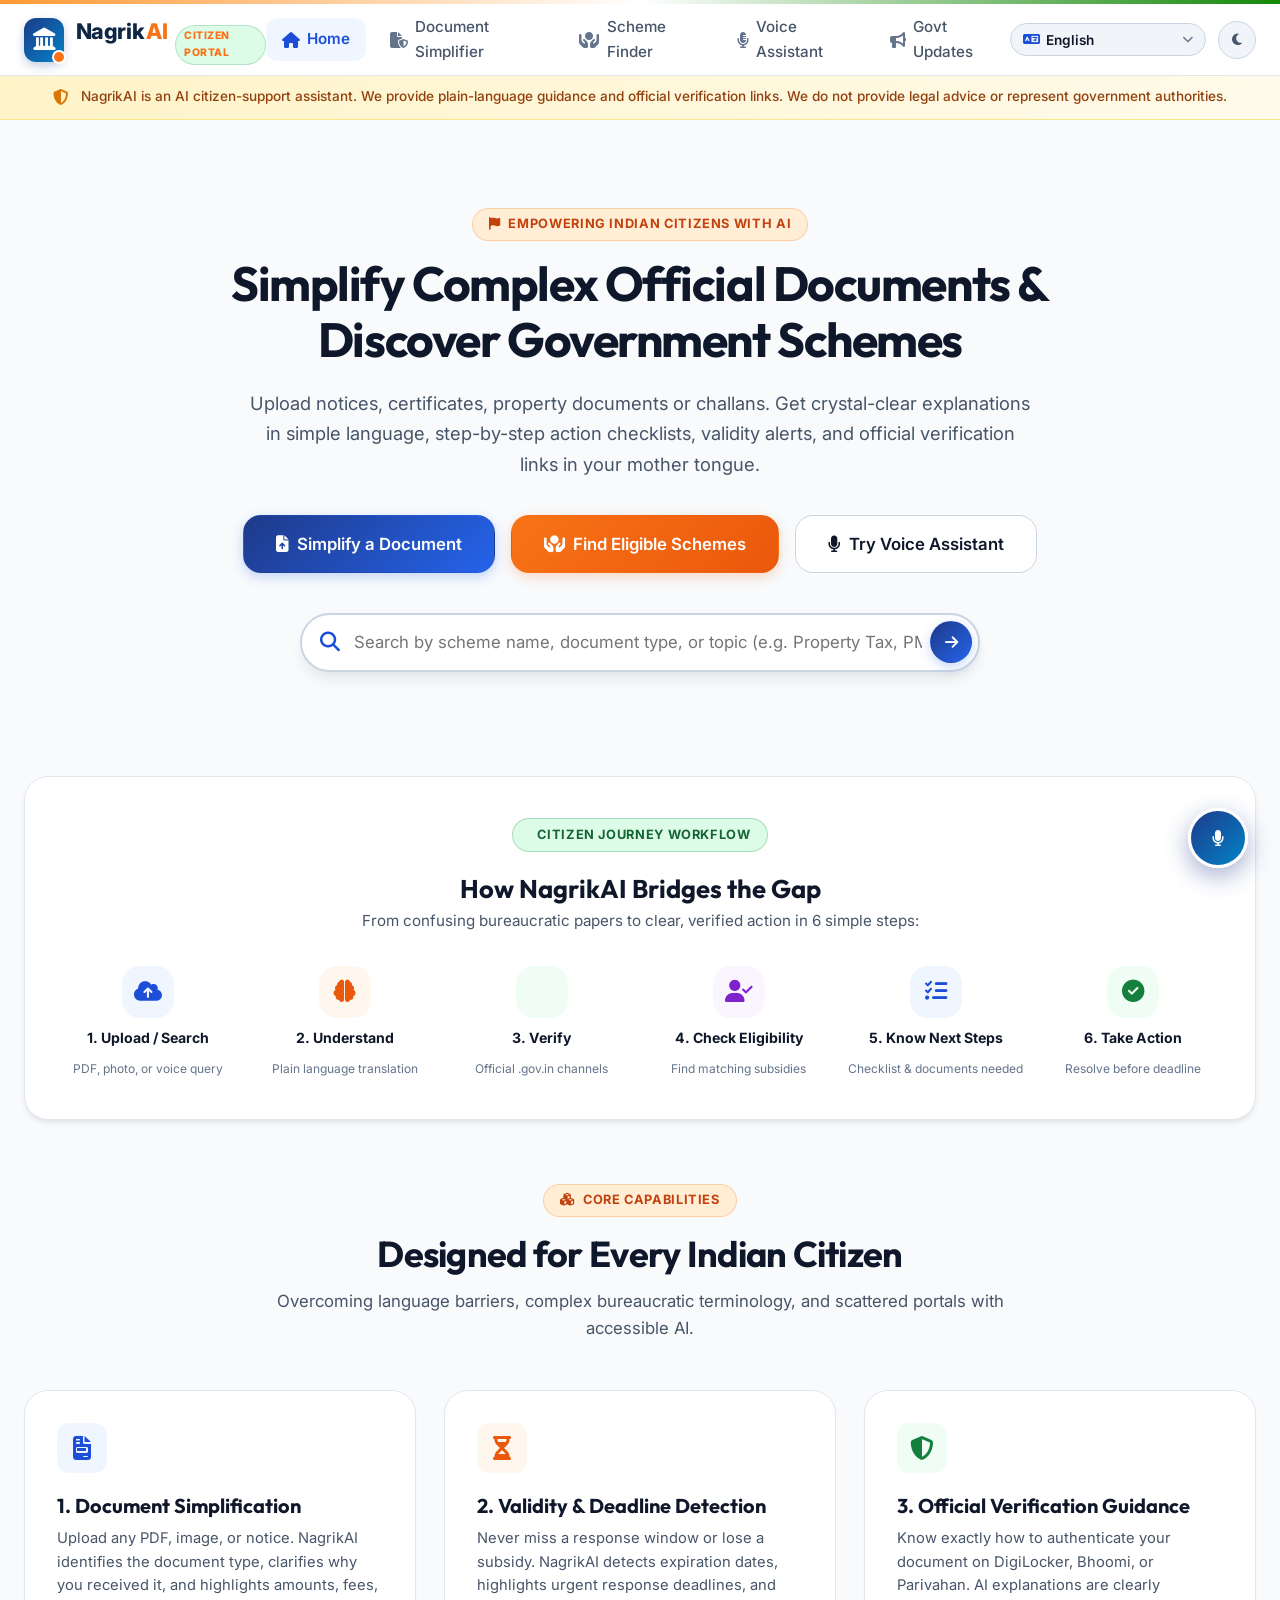
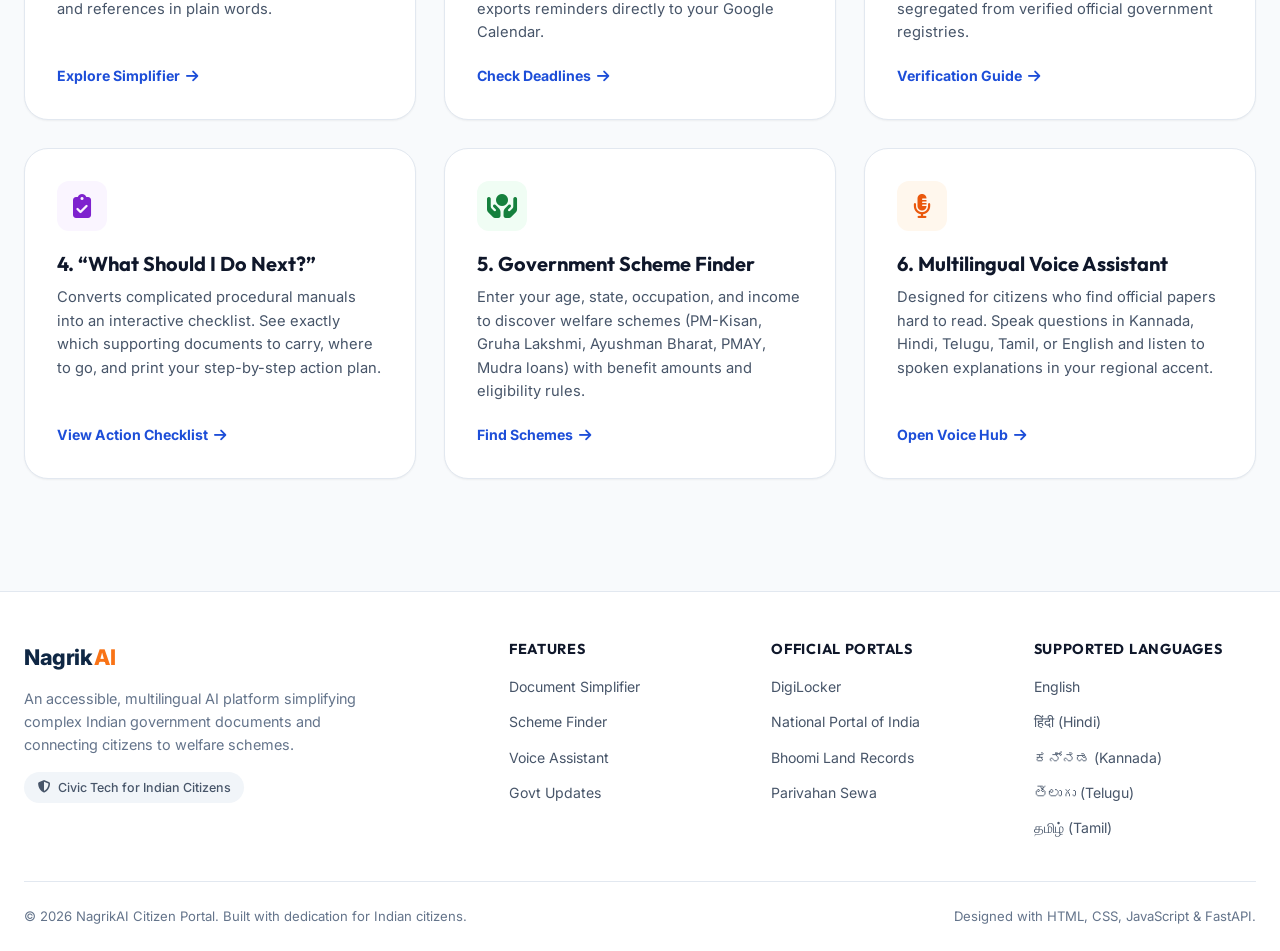
<file: frontend/index.html>
<!DOCTYPE html>
<html lang="en">
<head>
  <meta charset="UTF-8">
  <meta name="viewport" content="width=device-width, initial-scale=1.0">
  <title>NagrikAI | AI-Powered Multilingual Citizen Assistance Platform</title>
  <meta name="description" content="NagrikAI simplifies complex Indian government and official documents in Kannada, Hindi, Telugu, Tamil, and English. Find eligible welfare schemes, action checklists, and verification channels.">
  
  <link rel="preconnect" href="https://fonts.googleapis.com">
  <link rel="preconnect" href="https://fonts.gstatic.com" crossorigin>
  <link href="https://fonts.googleapis.com/css2?family=Inter:wght@400;500;600;700&family=Outfit:wght@500;600;700;800&family=Noto+Sans+Kannada:wght@400;600;700&family=Noto+Sans+Devanagari:wght@400;600;700&display=swap" rel="stylesheet">
  
  <link rel="stylesheet" href="https://cdnjs.cloudflare.com/ajax/libs/font-awesome/6.5.1/css/all.min.css">
  <link rel="stylesheet" href="css/style.css">
  <style>
    /* Hero Styles */
    .hero-section {
      padding: 3.5rem 0 3rem;
      text-align: center;
      max-width: 900px;
      margin: 0 auto;
    }

    .hero-title {
      font-size: 3rem;
      letter-spacing: -0.03em;
      margin-bottom: 1.25rem;
      line-height: 1.18;
    }

    .hero-title span.highlight-saffron {
      color: #ea580c;
    }

    .hero-title span.highlight-navy {
      color: var(--primary-blue);
    }

    .hero-desc {
      font-size: 1.15rem;
      color: var(--text-secondary);
      line-height: 1.65;
      margin-bottom: 2.25rem;
      max-width: 780px;
      margin-left: auto;
      margin-right: auto;
    }

    .hero-buttons {
      display: flex;
      justify-content: center;
      gap: 1rem;
      flex-wrap: wrap;
      margin-bottom: 2.5rem;
    }

    /* Quick Search Bar */
    .hero-search-wrapper {
      max-width: 680px;
      margin: 0 auto;
      position: relative;
    }

    .hero-search-bar {
      width: 100%;
      padding: 1.1rem 3.5rem 1.1rem 3.25rem;
      border-radius: var(--radius-full);
      border: 2px solid var(--border-medium);
      background: var(--bg-card);
      color: var(--text-primary);
      font-size: 1.05rem;
      box-shadow: var(--shadow-lg);
      outline: none;
      transition: all var(--transition-fast);
    }

    .hero-search-bar:focus {
      border-color: var(--primary-blue);
      box-shadow: 0 10px 25px rgba(37, 99, 235, 0.2);
    }

    .search-icon-prefix {
      position: absolute;
      left: 1.25rem;
      top: 50%;
      transform: translateY(-50%);
      color: var(--primary-blue);
      font-size: 1.25rem;
      pointer-events: none;
    }

    .search-btn-suffix {
      position: absolute;
      right: 0.5rem;
      top: 50%;
      transform: translateY(-50%);
      border-radius: var(--radius-full);
      width: 42px;
      height: 42px;
      padding: 0;
    }

    /* Solution Workflow Bar */
    .solution-flow-card {
      background: var(--bg-card);
      border: 1px solid var(--border-light);
      border-radius: var(--radius-xl);
      padding: 2.5rem 2rem;
      margin: 3.5rem 0;
      box-shadow: var(--shadow-md);
      text-align: center;
    }

    .flow-steps-grid {
      display: grid;
      grid-template-columns: repeat(auto-fit, minmax(140px, 1fr));
      gap: 1rem;
      margin-top: 2rem;
      position: relative;
    }

    .flow-step-item {
      display: flex;
      flex-direction: column;
      align-items: center;
      gap: 0.6rem;
      position: relative;
    }

    .flow-step-icon {
      width: 52px;
      height: 52px;
      border-radius: var(--radius-lg);
      background: var(--primary-surface);
      color: var(--primary-blue);
      display: flex;
      align-items: center;
      justify-content: center;
      font-size: 1.4rem;
      transition: transform var(--transition-fast);
    }

    .flow-step-item:hover .flow-step-icon {
      transform: scale(1.1);
      background: var(--primary-navy);
      color: white;
    }

    .flow-step-title {
      font-size: 0.88rem;
      font-weight: 700;
      color: var(--text-primary);
    }

    .flow-step-sub {
      font-size: 0.75rem;
      color: var(--text-muted);
      text-align: center;
    }

    /* Feature Grid */
    .features-grid {
      display: grid;
      grid-template-columns: repeat(auto-fit, minmax(320px, 1fr));
      gap: 1.75rem;
      margin: 3rem 0;
    }

    .feature-card {
      background: var(--bg-card);
      border: 1px solid var(--border-light);
      border-radius: var(--radius-xl);
      padding: 2rem;
      box-shadow: var(--shadow-sm);
      display: flex;
      flex-direction: column;
      justify-content: space-between;
      transition: all var(--transition-normal);
    }

    .feature-card:hover {
      transform: translateY(-4px);
      box-shadow: var(--shadow-lg);
      border-color: rgba(37, 99, 235, 0.3);
    }

    .feature-card-icon {
      width: 50px;
      height: 50px;
      border-radius: var(--radius-md);
      display: flex;
      align-items: center;
      justify-content: center;
      font-size: 1.5rem;
      margin-bottom: 1.25rem;
    }

    .icon-blue { background: #eff6ff; color: #1d4ed8; }
    .icon-saffron { background: #fff7ed; color: #ea580c; }
    .icon-green { background: #f0fdf4; color: #15803d; }
    .icon-purple { background: #faf5ff; color: #7e22ce; }

    .feature-card h3 {
      font-size: 1.25rem;
      margin-bottom: 0.6rem;
    }

    .feature-card p {
      font-size: 0.92rem;
      color: var(--text-secondary);
      line-height: 1.6;
      margin-bottom: 1.25rem;
    }

    .feature-link {
      font-size: 0.88rem;
      font-weight: 700;
      display: inline-flex;
      align-items: center;
      gap: 0.4rem;
    }

    @media (max-width: 768px) {
      .hero-title {
        font-size: 2.2rem;
      }
    }
  </style>
</head>
<body>
  <div class="civic-ribbon"></div>

  <header class="navbar">
    <div class="nav-container">
      <a href="index.html" class="brand-link">
        <div class="brand-logo-badge">
          <i class="fa-solid fa-landmark"></i>
        </div>
        <div class="brand-name">
          Nagrik<span>AI</span>
          <span class="brand-badge" data-i18n="nav_badge">Citizen Portal</span>
        </div>
      </a>

      <nav>
        <ul class="nav-links" id="navLinks">
          <li><a href="index.html" class="nav-link active"><i class="fa-solid fa-house"></i> <span data-i18n="nav_home">Home</span></a></li>
          <li><a href="simplify.html" class="nav-link"><i class="fa-solid fa-file-shield"></i> <span data-i18n="nav_simplify">Document Simplifier</span></a></li>
          <li><a href="schemes.html" class="nav-link"><i class="fa-solid fa-hands-holding-circle"></i> <span data-i18n="nav_schemes">Scheme Finder</span></a></li>
          <li><a href="voice.html" class="nav-link"><i class="fa-solid fa-microphone-lines"></i> <span data-i18n="nav_voice">Voice Assistant</span></a></li>
          <li><a href="updates.html" class="nav-link"><i class="fa-solid fa-bullhorn"></i> <span data-i18n="nav_updates">Govt Updates</span></a></li>
        </ul>
      </nav>

      <div class="nav-actions">
        <div class="lang-selector-wrapper">
          <i class="fa-solid fa-language lang-icon-prefix"></i>
          <select class="lang-select" id="globalLangSelect" aria-label="Select Language">
            <option value="en">English</option>
            <option value="hi">हिंदी (Hindi)</option>
            <option value="kn">ಕನ್ನಡ (Kannada)</option>
            <option value="te">తెలుగు (Telugu)</option>
            <option value="ta">தமிழ் (Tamil)</option>
          </select>
          <i class="fa-solid fa-chevron-down lang-icon-caret"></i>
        </div>

        <button class="theme-toggle-btn" id="themeToggleBtn" aria-label="Toggle theme">
          <i class="fa-solid fa-moon" id="themeIcon"></i>
        </button>

        <button class="mobile-menu-toggle" id="mobileMenuBtn" aria-label="Open menu">
          <i class="fa-solid fa-bars"></i>
        </button>
      </div>
    </div>
  </header>

  <div class="trust-banner">
    <i class="fa-solid fa-shield-halved"></i>
    <span data-i18n="trust_disclaimer">NagrikAI is an AI citizen-support assistant. We provide plain-language guidance and official verification links. We do not provide legal advice or represent government authorities.</span>
  </div>

  <main class="main-wrapper">
    <!-- Hero Section -->
    <section class="hero-section">
      <span class="section-pill saffron">
        <i class="fa-solid fa-flag text-saffron"></i> <span data-i18n="hero_pill">Empowering Indian Citizens with AI</span>
      </span>

      <h1 class="hero-title" data-i18n="hero_title">
        Simplify Complex Official Documents & Discover Government Schemes
      </h1>

      <p class="hero-desc" data-i18n="hero_desc">
        Upload notices, certificates, property documents or challans. Get crystal-clear explanations in simple language, step-by-step action checklists, validity alerts, and official verification links in your mother tongue.
      </p>

      <div class="hero-buttons">
        <a href="simplify.html" class="btn btn-primary btn-lg">
          <i class="fa-solid fa-file-arrow-up"></i> <span data-i18n="hero_btn_upload">Simplify a Document</span>
        </a>
        <a href="schemes.html" class="btn btn-saffron btn-lg">
          <i class="fa-solid fa-hands-holding-circle"></i> <span data-i18n="hero_btn_schemes">Find Eligible Schemes</span>
        </a>
        <a href="voice.html" class="btn btn-outline btn-lg">
          <i class="fa-solid fa-microphone"></i> <span data-i18n="hero_btn_voice">Try Voice Assistant</span>
        </a>
      </div>

      <!-- Quick Search Bar -->
      <div class="hero-search-wrapper">
        <i class="fa-solid fa-magnifying-glass search-icon-prefix"></i>
        <input type="text" id="homeSearchBar" class="hero-search-bar" placeholder="Search by scheme name, document type, or topic (e.g. Property Tax, PM-Kisan, RTC, Caste)...">
        <button type="button" class="btn btn-primary btn-icon-round search-btn-suffix" onclick="handleHomeSearch()">
          <i class="fa-solid fa-arrow-right"></i>
        </button>
      </div>
    </section>

    <!-- Overall Solution Workflow Bar -->
    <div class="solution-flow-card">
      <span class="section-pill green"><i class="fa-solid fa-arrow-progress"></i> Citizen Journey Workflow</span>
      <h2 style="font-size: 1.6rem; margin-top: 0.5rem;">How NagrikAI Bridges the Gap</h2>
      <p style="color: var(--text-secondary); font-size: 0.95rem; margin-top: 0.25rem;">
        From confusing bureaucratic papers to clear, verified action in 6 simple steps:
      </p>

      <div class="flow-steps-grid">
        <div class="flow-step-item">
          <div class="flow-step-icon icon-blue"><i class="fa-solid fa-cloud-arrow-up"></i></div>
          <div class="flow-step-title">1. Upload / Search</div>
          <div class="flow-step-sub">PDF, photo, or voice query</div>
        </div>

        <div class="flow-step-item">
          <div class="flow-step-icon icon-saffron"><i class="fa-solid fa-brain"></i></div>
          <div class="flow-step-title">2. Understand</div>
          <div class="flow-step-sub">Plain language translation</div>
        </div>

        <div class="flow-step-item">
          <div class="flow-step-icon icon-green"><i class="fa-solid fa-shield-check"></i></div>
          <div class="flow-step-title">3. Verify</div>
          <div class="flow-step-sub">Official .gov.in channels</div>
        </div>

        <div class="flow-step-item">
          <div class="flow-step-icon icon-purple"><i class="fa-solid fa-user-check"></i></div>
          <div class="flow-step-title">4. Check Eligibility</div>
          <div class="flow-step-sub">Find matching subsidies</div>
        </div>

        <div class="flow-step-item">
          <div class="flow-step-icon icon-blue"><i class="fa-solid fa-list-check"></i></div>
          <div class="flow-step-title">5. Know Next Steps</div>
          <div class="flow-step-sub">Checklist & documents needed</div>
        </div>

        <div class="flow-step-item">
          <div class="flow-step-icon icon-green"><i class="fa-solid fa-circle-check"></i></div>
          <div class="flow-step-title">6. Take Action</div>
          <div class="flow-step-sub">Resolve before deadline</div>
        </div>
      </div>
    </div>

    <!-- Key Platform Features Grid -->
    <div style="margin-top: 4rem;">
      <div class="section-header">
        <span class="section-pill saffron"><i class="fa-solid fa-cubes"></i> Core Capabilities</span>
        <h2 class="section-title">Designed for Every Indian Citizen</h2>
        <p class="section-subtitle">
          Overcoming language barriers, complex bureaucratic terminology, and scattered portals with accessible AI.
        </p>
      </div>

      <div class="features-grid">
        <!-- Feature 1 -->
        <div class="feature-card">
          <div>
            <div class="feature-card-icon icon-blue"><i class="fa-solid fa-file-invoice"></i></div>
            <h3>1. Document Simplification</h3>
            <p>Upload any PDF, image, or notice. NagrikAI identifies the document type, clarifies why you received it, and highlights amounts, fees, and references in plain words.</p>
          </div>
          <a href="simplify.html" class="feature-link">Explore Simplifier <i class="fa-solid fa-arrow-right"></i></a>
        </div>

        <!-- Feature 2 -->
        <div class="feature-card">
          <div>
            <div class="feature-card-icon icon-saffron"><i class="fa-solid fa-hourglass-half"></i></div>
            <h3>2. Validity & Deadline Detection</h3>
            <p>Never miss a response window or lose a subsidy. NagrikAI detects expiration dates, highlights urgent response deadlines, and exports reminders directly to your Google Calendar.</p>
          </div>
          <a href="simplify.html#tab-deadlines" class="feature-link">Check Deadlines <i class="fa-solid fa-arrow-right"></i></a>
        </div>

        <!-- Feature 3 -->
        <div class="feature-card">
          <div>
            <div class="feature-card-icon icon-green"><i class="fa-solid fa-shield-halved"></i></div>
            <h3>3. Official Verification Guidance</h3>
            <p>Know exactly how to authenticate your document on DigiLocker, Bhoomi, or Parivahan. AI explanations are clearly segregated from verified official government registries.</p>
          </div>
          <a href="updates.html" class="feature-link">Verification Guide <i class="fa-solid fa-arrow-right"></i></a>
        </div>

        <!-- Feature 4 -->
        <div class="feature-card">
          <div>
            <div class="feature-card-icon icon-purple"><i class="fa-solid fa-clipboard-check"></i></div>
            <h3>4. “What Should I Do Next?”</h3>
            <p>Converts complicated procedural manuals into an interactive checklist. See exactly which supporting documents to carry, where to go, and print your step-by-step action plan.</p>
          </div>
          <a href="simplify.html#tab-actions" class="feature-link">View Action Checklist <i class="fa-solid fa-arrow-right"></i></a>
        </div>

        <!-- Feature 5 -->
        <div class="feature-card">
          <div>
            <div class="feature-card-icon icon-green"><i class="fa-solid fa-hands-holding-circle"></i></div>
            <h3>5. Government Scheme Finder</h3>
            <p>Enter your age, state, occupation, and income to discover welfare schemes (PM-Kisan, Gruha Lakshmi, Ayushman Bharat, PMAY, Mudra loans) with benefit amounts and eligibility rules.</p>
          </div>
          <a href="schemes.html" class="feature-link">Find Schemes <i class="fa-solid fa-arrow-right"></i></a>
        </div>

        <!-- Feature 6 -->
        <div class="feature-card">
          <div>
            <div class="feature-card-icon icon-saffron"><i class="fa-solid fa-microphone-lines"></i></div>
            <h3>6. Multilingual Voice Assistant</h3>
            <p>Designed for citizens who find official papers hard to read. Speak questions in Kannada, Hindi, Telugu, Tamil, or English and listen to spoken explanations in your regional accent.</p>
          </div>
          <a href="voice.html" class="feature-link">Open Voice Hub <i class="fa-solid fa-arrow-right"></i></a>
        </div>
      </div>
    </div>
  </main>

  <a href="voice.html" class="floating-voice-btn" aria-label="Open Voice Assistant">
    <i class="fa-solid fa-microphone"></i>
    <span class="voice-tooltip" data-i18n="hero_btn_voice">Try Voice Assistant</span>
  </a>

  <footer class="footer">
    <div class="footer-inner">
      <div class="footer-brand">
        <div class="brand-name">
          Nagrik<span>AI</span>
        </div>
        <p>An accessible, multilingual AI platform simplifying complex Indian government documents and connecting citizens to welfare schemes.</p>
        <div style="margin-top: 1rem;">
          <span class="official-emblem-badge"><i class="fa-solid fa-shield-halved text-green"></i> Civic Tech for Indian Citizens</span>
        </div>
      </div>

      <div>
        <h4 class="footer-heading">Features</h4>
        <ul class="footer-links">
          <li><a href="simplify.html">Document Simplifier</a></li>
          <li><a href="schemes.html">Scheme Finder</a></li>
          <li><a href="voice.html">Voice Assistant</a></li>
          <li><a href="updates.html">Govt Updates</a></li>
        </ul>
      </div>

      <div>
        <h4 class="footer-heading">Official Portals</h4>
        <ul class="footer-links">
          <li><a href="https://www.digilocker.gov.in/" target="_blank">DigiLocker</a></li>
          <li><a href="https://www.india.gov.in/" target="_blank">National Portal of India</a></li>
          <li><a href="https://landrecords.karnataka.gov.in/" target="_blank">Bhoomi Land Records</a></li>
          <li><a href="https://parivahan.gov.in/" target="_blank">Parivahan Sewa</a></li>
        </ul>
      </div>

      <div>
        <h4 class="footer-heading">Supported Languages</h4>
        <ul class="footer-links">
          <li><a href="javascript:void(0)" onclick="setLanguage('en')">English</a></li>
          <li><a href="javascript:void(0)" onclick="setLanguage('hi')">हिंदी (Hindi)</a></li>
          <li><a href="javascript:void(0)" onclick="setLanguage('kn')">ಕನ್ನಡ (Kannada)</a></li>
          <li><a href="javascript:void(0)" onclick="setLanguage('te')">తెలుగు (Telugu)</a></li>
          <li><a href="javascript:void(0)" onclick="setLanguage('ta')">தமிழ் (Tamil)</a></li>
        </ul>
      </div>
    </div>

    <div class="footer-bottom">
      <div>&copy; 2026 NagrikAI Citizen Portal. Built with dedication for Indian citizens.</div>
      <div>Designed with HTML, CSS, JavaScript & FastAPI.</div>
    </div>
  </footer>

  <script src="js/config.js"></script>
  <script src="js/i18n.js"></script>
  <script src="js/main.js"></script>
  <script>
    function handleHomeSearch() {
      const query = document.getElementById("homeSearchBar")?.value.trim().toLowerCase();
      if (!query) return;

      if (query.includes("tax") || query.includes("notice") || query.includes("rtc") || query.includes("land") || query.includes("caste") || query.includes("challan")) {
        window.location.href = `simplify.html?q=${encodeURIComponent(query)}`;
      } else {
        window.location.href = `schemes.html?q=${encodeURIComponent(query)}`;
      }
    }

    document.getElementById("homeSearchBar")?.addEventListener("keydown", (e) => {
      if (e.key === "Enter") handleHomeSearch();
    });
  </script>
</body>
</html>
</file>
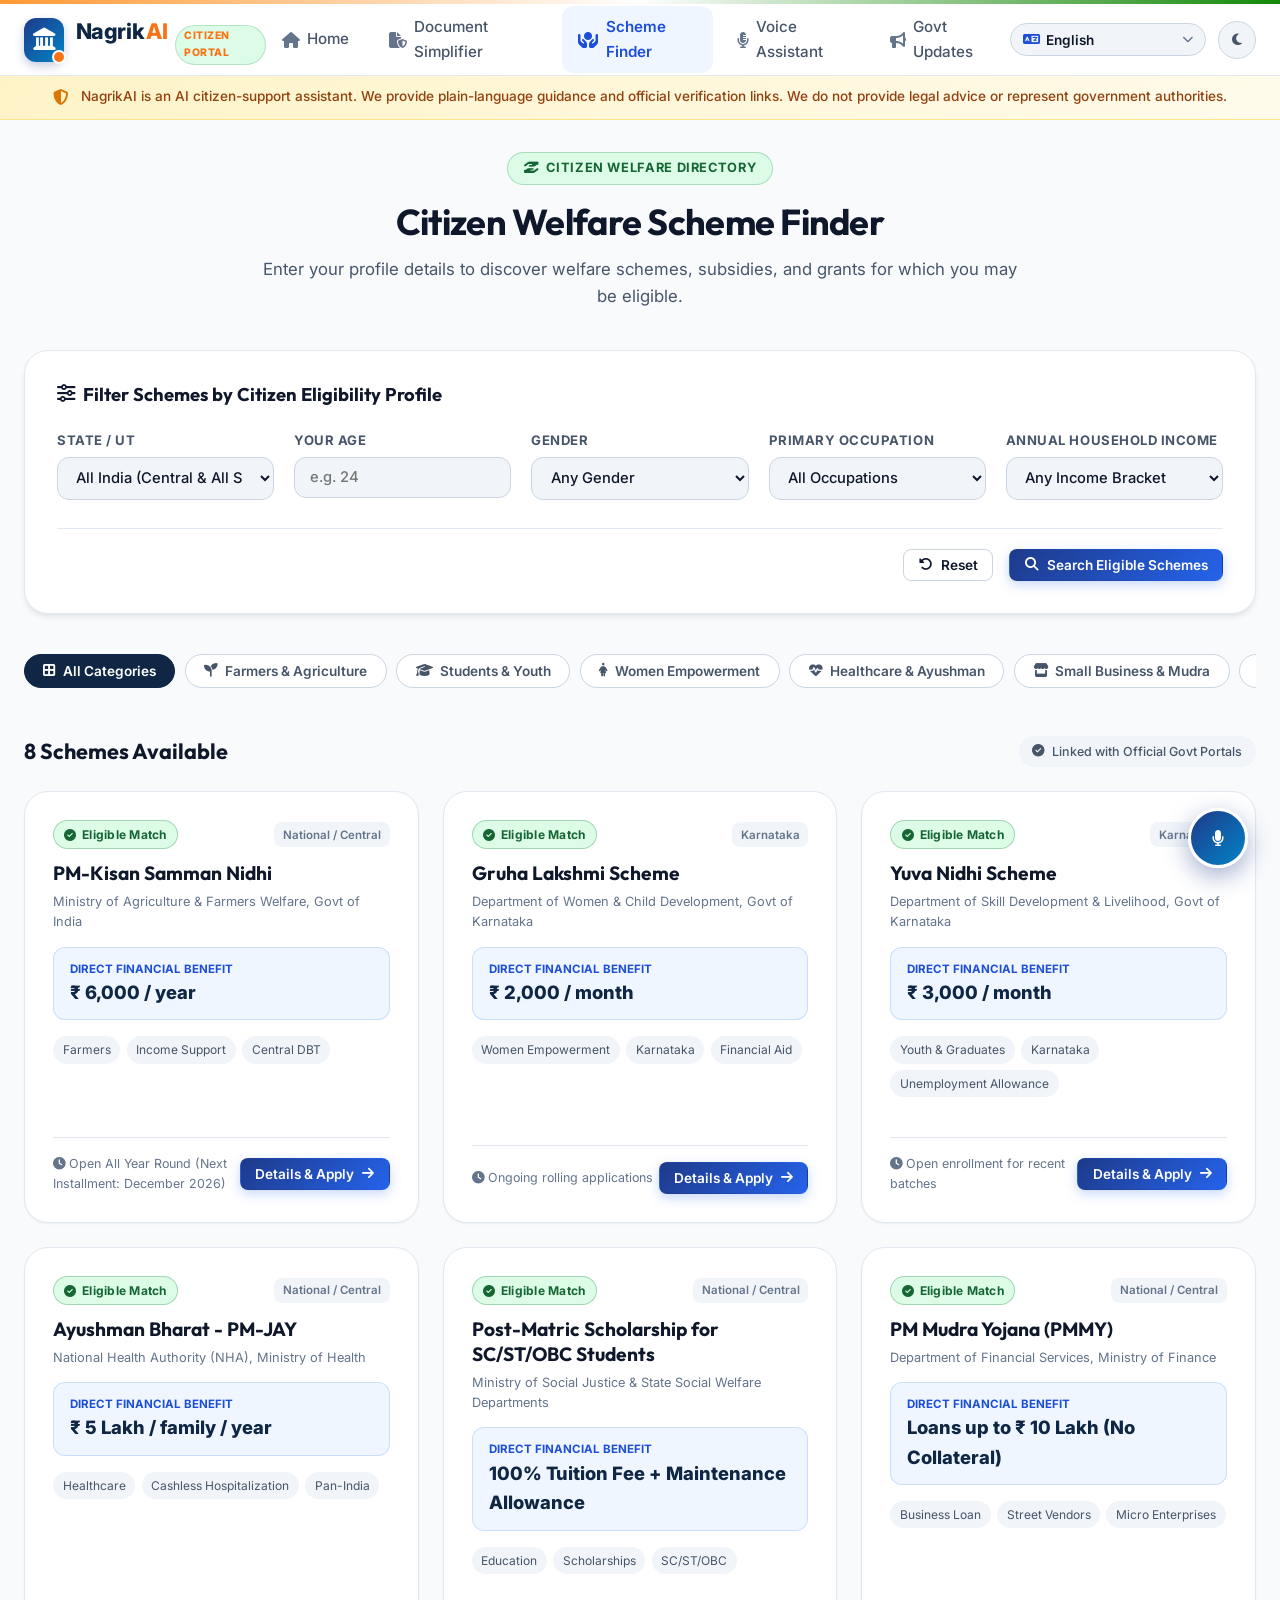
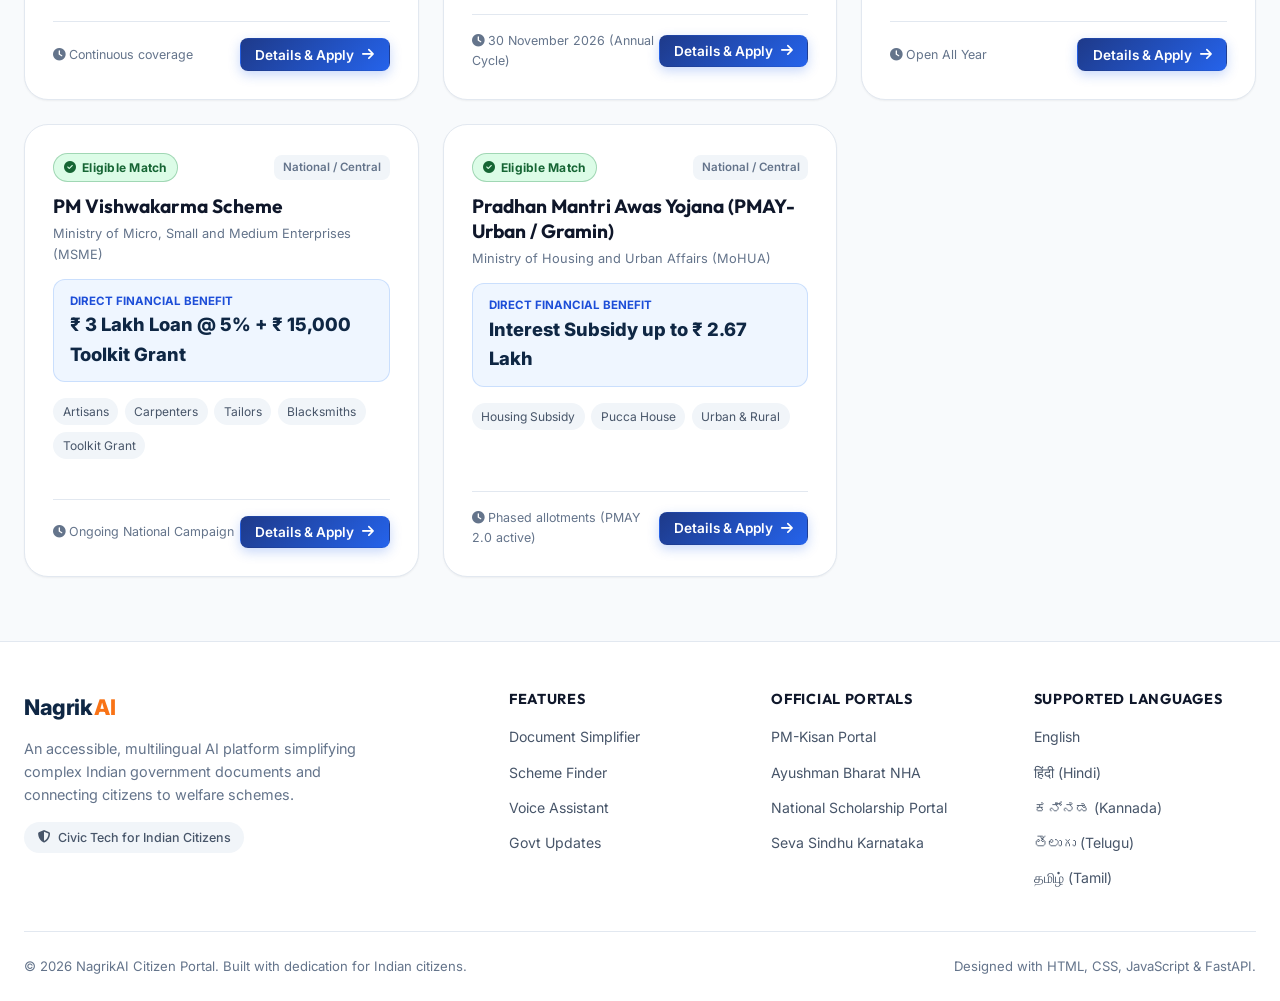
<file: frontend/schemes.html>
<!DOCTYPE html>
<html lang="en">
<head>
  <meta charset="UTF-8">
  <meta name="viewport" content="width=device-width, initial-scale=1.0">
  <title>Government Scheme Finder | NagrikAI - Citizen Assistance Portal</title>
  <meta name="description" content="Discover Indian central and state government welfare schemes tailored to your eligibility. Get benefits, required documents, application procedures, and official portal links.">
  
  <link rel="preconnect" href="https://fonts.googleapis.com">
  <link rel="preconnect" href="https://fonts.gstatic.com" crossorigin>
  <link href="https://fonts.googleapis.com/css2?family=Inter:wght@400;500;600;700&family=Outfit:wght@500;600;700;800&family=Noto+Sans+Kannada:wght@400;600;700&family=Noto+Sans+Devanagari:wght@400;600;700&display=swap" rel="stylesheet">
  
  <link rel="stylesheet" href="https://cdnjs.cloudflare.com/ajax/libs/font-awesome/6.5.1/css/all.min.css">
  <link rel="stylesheet" href="css/style.css">
  <link rel="stylesheet" href="css/schemes.css">
</head>
<body>
  <div class="civic-ribbon"></div>

  <header class="navbar">
    <div class="nav-container">
      <a href="index.html" class="brand-link">
        <div class="brand-logo-badge">
          <i class="fa-solid fa-landmark"></i>
        </div>
        <div class="brand-name">
          Nagrik<span>AI</span>
          <span class="brand-badge" data-i18n="nav_badge">Citizen Portal</span>
        </div>
      </a>

      <nav>
        <ul class="nav-links" id="navLinks">
          <li><a href="index.html" class="nav-link"><i class="fa-solid fa-house"></i> <span data-i18n="nav_home">Home</span></a></li>
          <li><a href="simplify.html" class="nav-link"><i class="fa-solid fa-file-shield"></i> <span data-i18n="nav_simplify">Document Simplifier</span></a></li>
          <li><a href="schemes.html" class="nav-link active"><i class="fa-solid fa-hands-holding-circle"></i> <span data-i18n="nav_schemes">Scheme Finder</span></a></li>
          <li><a href="voice.html" class="nav-link"><i class="fa-solid fa-microphone-lines"></i> <span data-i18n="nav_voice">Voice Assistant</span></a></li>
          <li><a href="updates.html" class="nav-link"><i class="fa-solid fa-bullhorn"></i> <span data-i18n="nav_updates">Govt Updates</span></a></li>
        </ul>
      </nav>

      <div class="nav-actions">
        <div class="lang-selector-wrapper">
          <i class="fa-solid fa-language lang-icon-prefix"></i>
          <select class="lang-select" id="globalLangSelect" aria-label="Select Language">
            <option value="en">English</option>
            <option value="hi">हिंदी (Hindi)</option>
            <option value="kn">ಕನ್ನಡ (Kannada)</option>
            <option value="te">తెలుగు (Telugu)</option>
            <option value="ta">தமிழ் (Tamil)</option>
          </select>
          <i class="fa-solid fa-chevron-down lang-icon-caret"></i>
        </div>

        <button class="theme-toggle-btn" id="themeToggleBtn" aria-label="Toggle theme">
          <i class="fa-solid fa-moon" id="themeIcon"></i>
        </button>

        <button class="mobile-menu-toggle" id="mobileMenuBtn" aria-label="Open menu">
          <i class="fa-solid fa-bars"></i>
        </button>
      </div>
    </div>
  </header>

  <div class="trust-banner">
    <i class="fa-solid fa-shield-halved"></i>
    <span data-i18n="trust_disclaimer">NagrikAI is an AI citizen-support assistant. We provide plain-language guidance and official verification links. We do not provide legal advice or represent government authorities.</span>
  </div>

  <main class="main-wrapper">
    <div class="section-header">
      <span class="section-pill green"><i class="fa-solid fa-hand-holding-hand"></i> Citizen Welfare Directory</span>
      <h1 class="section-title" data-i18n="schemes_title">Citizen Welfare Scheme Finder</h1>
      <p class="section-subtitle" data-i18n="schemes_subtitle">Enter your profile details to discover welfare schemes, subsidies, and grants for which you may be eligible.</p>
    </div>

    <!-- Eligibility Filter Form Card -->
    <div class="filter-card">
      <h2 style="font-size: 1.15rem; display: flex; align-items: center; gap: 0.5rem;">
        <i class="fa-solid fa-sliders text-primary"></i> Filter Schemes by Citizen Eligibility Profile
      </h2>

      <form id="schemeFilterForm">
        <div class="filter-grid">
          <div class="filter-group">
            <label for="filterState" data-i18n="filter_state">State / UT</label>
            <select id="filterState" class="filter-select">
              <option value="all">All India (Central & All States)</option>
              <option value="Karnataka">Karnataka</option>
              <option value="Maharashtra">Maharashtra</option>
              <option value="Tamil Nadu">Tamil Nadu</option>
              <option value="Andhra Pradesh">Andhra Pradesh</option>
              <option value="Telangana">Telangana</option>
              <option value="Uttar Pradesh">Uttar Pradesh</option>
              <option value="Bihar">Bihar</option>
            </select>
          </div>

          <div class="filter-group">
            <label for="filterAge" data-i18n="filter_age">Your Age</label>
            <input type="number" id="filterAge" class="filter-input" placeholder="e.g. 24" min="1" max="110">
          </div>

          <div class="filter-group">
            <label for="filterGender" data-i18n="filter_gender">Gender</label>
            <select id="filterGender" class="filter-select">
              <option value="all">Any Gender</option>
              <option value="Female">Female</option>
              <option value="Male">Male</option>
            </select>
          </div>

          <div class="filter-group">
            <label for="filterOccupation" data-i18n="filter_occupation">Primary Occupation</label>
            <select id="filterOccupation" class="filter-select">
              <option value="all">All Occupations</option>
              <option value="farmer">Farmer / Agricultural Worker</option>
              <option value="student">Student / Unemployed Graduate</option>
              <option value="business">Small Business / Street Vendor</option>
              <option value="artisan">Artisan / Traditional Craftsperson</option>
            </select>
          </div>

          <div class="filter-group">
            <label for="filterIncome" data-i18n="filter_income">Annual Household Income</label>
            <select id="filterIncome" class="filter-select">
              <option value="all">Any Income Bracket</option>
              <option value="100000">Below ₹ 1 Lakh (BPL / Antyodaya)</option>
              <option value="250000">Up to ₹ 2.5 Lakh</option>
              <option value="500000">Up to ₹ 5.0 Lakh</option>
              <option value="800000">Up to ₹ 8.0 Lakh (Non-Creamy Layer)</option>
            </select>
          </div>
        </div>

        <div class="filter-actions">
          <button type="button" class="btn btn-outline btn-sm" onclick="resetSchemeFilters()">
            <i class="fa-solid fa-rotate-left"></i> Reset
          </button>
          <button type="submit" class="btn btn-primary btn-sm">
            <i class="fa-solid fa-magnifying-glass"></i> <span data-i18n="btn_find_schemes">Search Eligible Schemes</span>
          </button>
        </div>
      </form>
    </div>

    <!-- Category Quick Filters -->
    <div class="quick-categories-bar">
      <button class="category-pill-btn active" data-category="all"><i class="fa-solid fa-border-all"></i> All Categories</button>
      <button class="category-pill-btn" data-category="farmer"><i class="fa-solid fa-seedling"></i> Farmers & Agriculture</button>
      <button class="category-pill-btn" data-category="student"><i class="fa-solid fa-graduation-cap"></i> Students & Youth</button>
      <button class="category-pill-btn" data-category="women"><i class="fa-solid fa-person-dress"></i> Women Empowerment</button>
      <button class="category-pill-btn" data-category="health"><i class="fa-solid fa-heart-pulse"></i> Healthcare & Ayushman</button>
      <button class="category-pill-btn" data-category="business"><i class="fa-solid fa-store"></i> Small Business & Mudra</button>
      <button class="category-pill-btn" data-category="artisan"><i class="fa-solid fa-hammer"></i> Traditional Artisans</button>
      <button class="category-pill-btn" data-category="housing"><i class="fa-solid fa-house-chimney"></i> Housing & PMAY</button>
    </div>

    <!-- Schemes Count & Cards Grid -->
    <div class="schemes-count-header">
      <h2 id="schemesCountText" data-i18n="schemes_matching_title">Schemes You May Be Eligible For</h2>
      <span class="official-emblem-badge"><i class="fa-solid fa-circle-check text-green"></i> Linked with Official Govt Portals</span>
    </div>

    <div class="schemes-grid" id="schemesGrid">
      <!-- Injected dynamically via schemes.js -->
    </div>
  </main>

  <!-- Scheme Details Modal Overlay -->
  <div class="modal-overlay" id="schemeModalOverlay">
    <div class="modal-content">
      <div class="modal-header">
        <div>
          <span class="badge badge-official" style="margin-bottom: 0.4rem;"><i class="fa-solid fa-landmark"></i> Official Welfare Scheme</span>
          <h3 id="modalSchemeTitle" style="font-size: 1.4rem;">Scheme Title</h3>
          <div id="modalSchemeDept" style="font-size: 0.85rem; color: var(--text-muted); margin-top: 0.2rem;">Department</div>
        </div>
        <button class="theme-toggle-btn" id="modalCloseBtn" style="border: none;" aria-label="Close modal">
          <i class="fa-solid fa-xmark" style="font-size: 1.2rem;"></i>
        </button>
      </div>

      <div class="modal-body">
        <!-- Benefit Card -->
        <div style="background: var(--green-light); border: 1px solid rgba(21, 128, 61, 0.25); border-radius: var(--radius-lg); padding: 1.25rem;">
          <div style="font-size: 0.75rem; text-transform: uppercase; font-weight: 700; color: var(--green-dark);">Total Benefit Provided</div>
          <div id="modalSchemeBenefit" style="font-size: 1.5rem; font-weight: 800; color: var(--green-dark); margin: 0.2rem 0;">₹ 6,000 / year</div>
          <p id="modalSchemeBenefitDesc" style="font-size: 0.88rem; color: var(--green-dark); margin: 0;">Benefit description</p>
        </div>

        <!-- Eligibility Section -->
        <div class="modal-section">
          <h4><i class="fa-solid fa-user-check text-primary"></i> Stated Eligibility Requirements</h4>
          <ul id="modalEligibilityList" style="list-style: none; display: flex; flex-direction: column; gap: 0.5rem; font-size: 0.9rem; color: var(--text-secondary);">
            <!-- Rendered via JS -->
          </ul>
        </div>

        <!-- Required Documents -->
        <div class="modal-section">
          <h4><i class="fa-solid fa-file-shield text-saffron"></i> Required Documents to Apply</h4>
          <ul id="modalDocsList" style="list-style: none; display: flex; flex-direction: column; gap: 0.5rem; font-size: 0.9rem; color: var(--text-secondary);">
            <!-- Rendered via JS -->
          </ul>
        </div>

        <!-- Application Process -->
        <div class="modal-section">
          <h4><i class="fa-solid fa-route text-primary"></i> Step-by-Step Application Process</h4>
          <div id="modalProcessList">
            <!-- Rendered via JS -->
          </div>
        </div>
      </div>

      <div class="modal-footer">
        <span style="font-size: 0.82rem; color: var(--text-muted);">
          <i class="fa-solid fa-shield-halved text-green"></i> Verified Govt Channel
        </span>
        <a href="#" target="_blank" rel="noopener noreferrer" class="btn btn-primary btn-sm" id="modalOfficialPortalBtn">
          Apply on Official Portal <i class="fa-solid fa-arrow-up-right-from-square"></i>
        </a>
      </div>
    </div>
  </div>

  <a href="voice.html" class="floating-voice-btn" aria-label="Open Voice Assistant">
    <i class="fa-solid fa-microphone"></i>
    <span class="voice-tooltip" data-i18n="hero_btn_voice">Try Voice Assistant</span>
  </a>

  <footer class="footer">
    <div class="footer-inner">
      <div class="footer-brand">
        <div class="brand-name">
          Nagrik<span>AI</span>
        </div>
        <p>An accessible, multilingual AI platform simplifying complex Indian government documents and connecting citizens to welfare schemes.</p>
        <div style="margin-top: 1rem;">
          <span class="official-emblem-badge"><i class="fa-solid fa-shield-halved text-green"></i> Civic Tech for Indian Citizens</span>
        </div>
      </div>

      <div>
        <h4 class="footer-heading">Features</h4>
        <ul class="footer-links">
          <li><a href="simplify.html">Document Simplifier</a></li>
          <li><a href="schemes.html">Scheme Finder</a></li>
          <li><a href="voice.html">Voice Assistant</a></li>
          <li><a href="updates.html">Govt Updates</a></li>
        </ul>
      </div>

      <div>
        <h4 class="footer-heading">Official Portals</h4>
        <ul class="footer-links">
          <li><a href="https://pmkisan.gov.in/" target="_blank">PM-Kisan Portal</a></li>
          <li><a href="https://beneficiary.nha.gov.in/" target="_blank">Ayushman Bharat NHA</a></li>
          <li><a href="https://scholarships.gov.in/" target="_blank">National Scholarship Portal</a></li>
          <li><a href="https://sevasindhuservices.karnataka.gov.in/" target="_blank">Seva Sindhu Karnataka</a></li>
        </ul>
      </div>

      <div>
        <h4 class="footer-heading">Supported Languages</h4>
        <ul class="footer-links">
          <li><a href="javascript:void(0)" onclick="setLanguage('en')">English</a></li>
          <li><a href="javascript:void(0)" onclick="setLanguage('hi')">हिंदी (Hindi)</a></li>
          <li><a href="javascript:void(0)" onclick="setLanguage('kn')">ಕನ್ನಡ (Kannada)</a></li>
          <li><a href="javascript:void(0)" onclick="setLanguage('te')">తెలుగు (Telugu)</a></li>
          <li><a href="javascript:void(0)" onclick="setLanguage('ta')">தமிழ் (Tamil)</a></li>
        </ul>
      </div>
    </div>

    <div class="footer-bottom">
      <div>&copy; 2026 NagrikAI Citizen Portal. Built with dedication for Indian citizens.</div>
      <div>Designed with HTML, CSS, JavaScript & FastAPI.</div>
    </div>
  </footer>

  <script src="js/config.js"></script>
  <script src="js/i18n.js"></script>
  <script src="js/main.js"></script>
  <script src="js/schemes.js"></script>
</body>
</html>
</file>
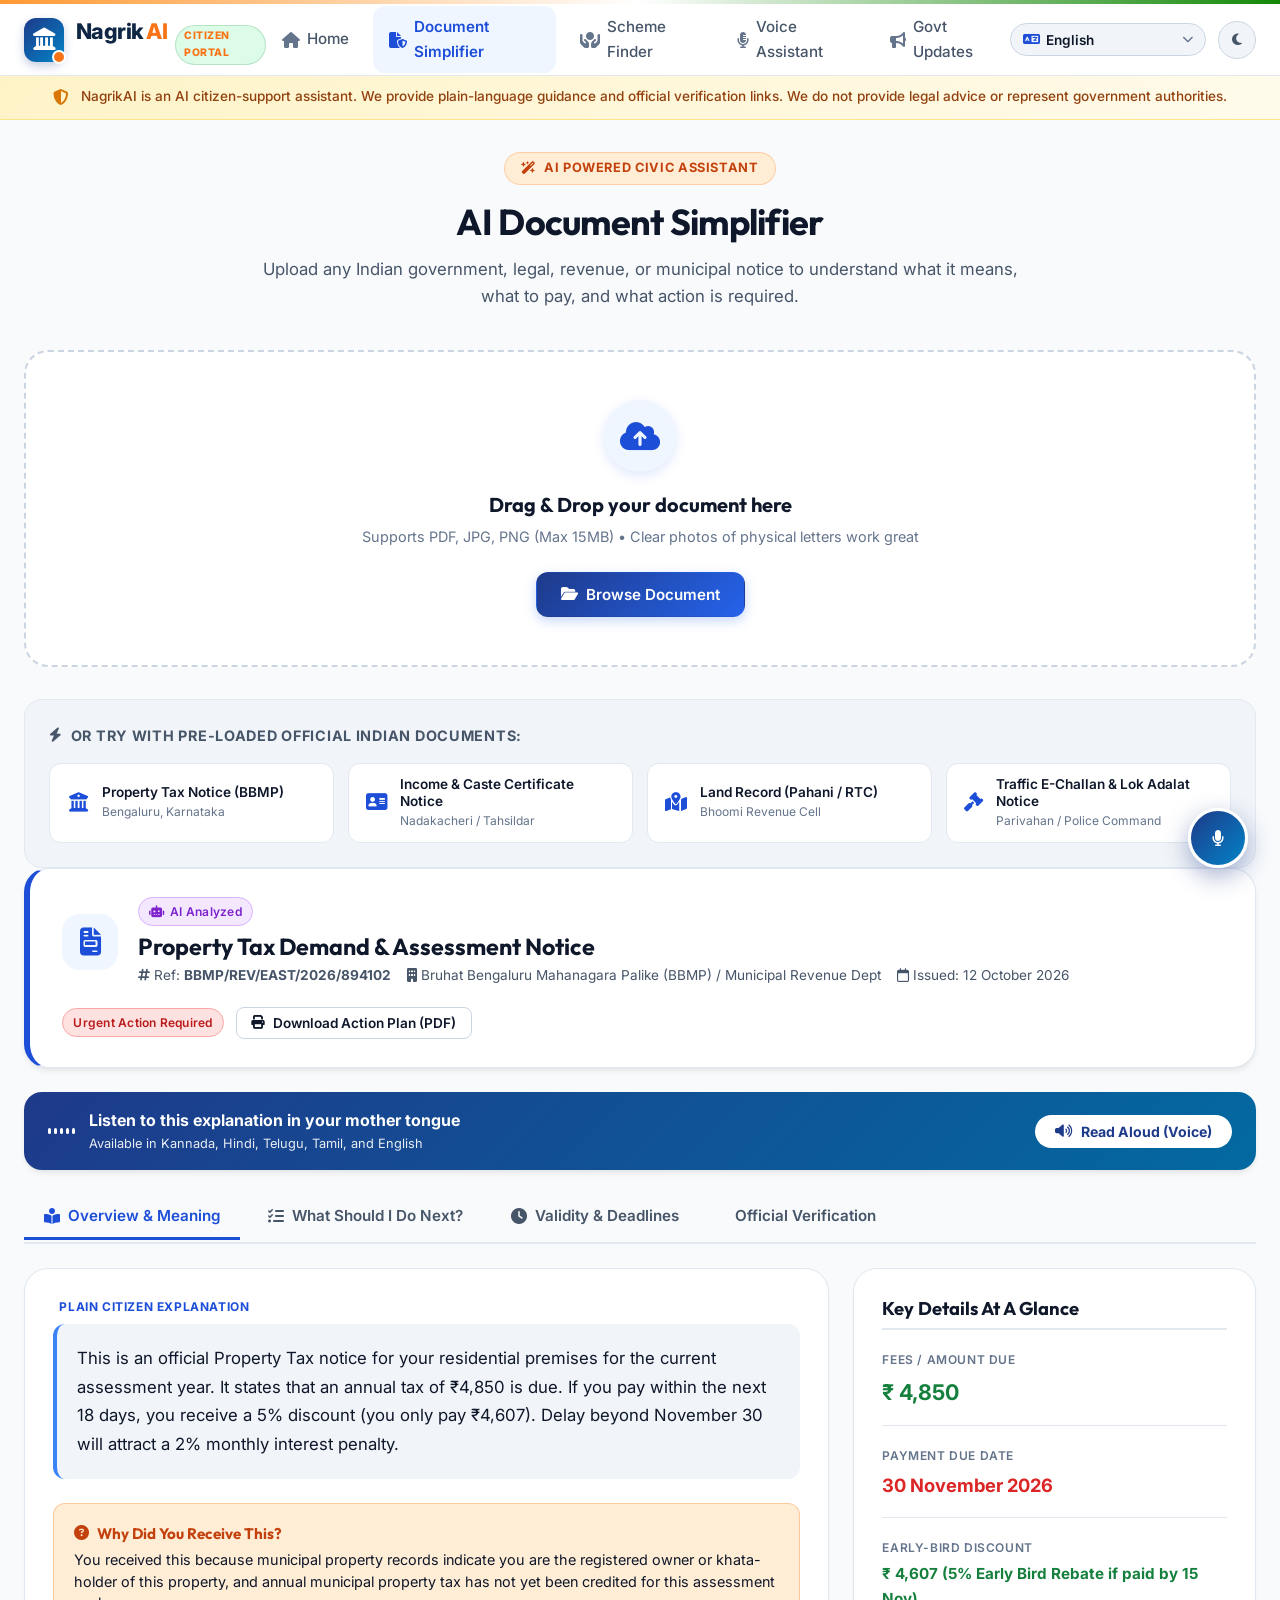
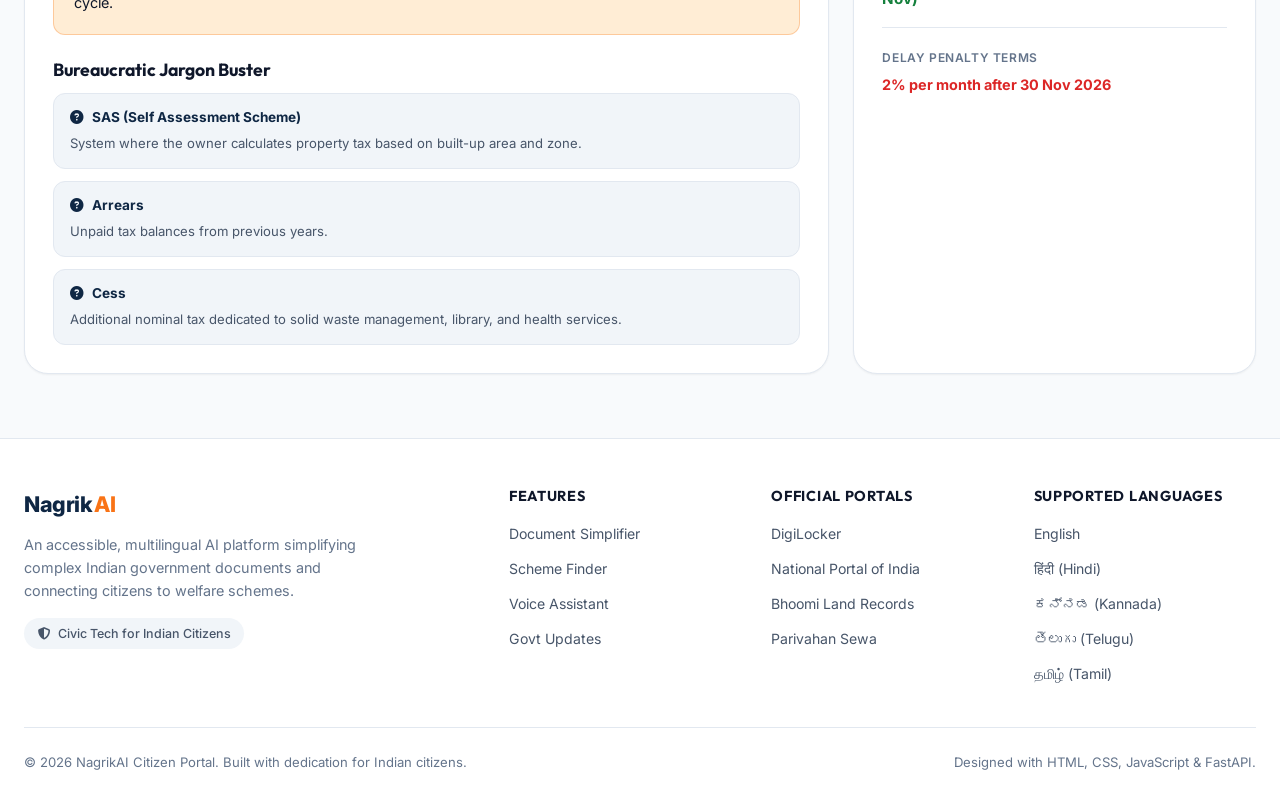
<file: frontend/simplify.html>
<!DOCTYPE html>
<html lang="en">
<head>
  <meta charset="UTF-8">
  <meta name="viewport" content="width=device-width, initial-scale=1.0">
  <title>Document Simplifier | NagrikAI - Citizen Assistance Portal</title>
  <meta name="description" content="AI-powered Indian official document simplifier. Understand tax notices, land records, court summons, and certificates in Kannada, Hindi, Telugu, Tamil, and English.">
  
  <!-- Google Fonts: Outfit & Inter -->
  <link rel="preconnect" href="https://fonts.googleapis.com">
  <link rel="preconnect" href="https://fonts.gstatic.com" crossorigin>
  <link href="https://fonts.googleapis.com/css2?family=Inter:wght@400;500;600;700&family=Outfit:wght@500;600;700;800&family=Noto+Sans+Kannada:wght@400;600;700&family=Noto+Sans+Devanagari:wght@400;600;700&display=swap" rel="stylesheet">
  
  <!-- Font Awesome Icons -->
  <link rel="stylesheet" href="https://cdnjs.cloudflare.com/ajax/libs/font-awesome/6.5.1/css/all.min.css">
  
  <!-- Core Styles -->
  <link rel="stylesheet" href="css/style.css">
  <link rel="stylesheet" href="css/simplify.css">
</head>
<body>
  <!-- Civic Ribbon -->
  <div class="civic-ribbon"></div>

  <!-- Navigation -->
  <header class="navbar">
    <div class="nav-container">
      <a href="index.html" class="brand-link">
        <div class="brand-logo-badge">
          <i class="fa-solid fa-landmark"></i>
        </div>
        <div class="brand-name">
          Nagrik<span>AI</span>
          <span class="brand-badge" data-i18n="nav_badge">Citizen Portal</span>
        </div>
      </a>

      <nav>
        <ul class="nav-links" id="navLinks">
          <li><a href="index.html" class="nav-link"><i class="fa-solid fa-house"></i> <span data-i18n="nav_home">Home</span></a></li>
          <li><a href="simplify.html" class="nav-link active"><i class="fa-solid fa-file-shield"></i> <span data-i18n="nav_simplify">Document Simplifier</span></a></li>
          <li><a href="schemes.html" class="nav-link"><i class="fa-solid fa-hands-holding-circle"></i> <span data-i18n="nav_schemes">Scheme Finder</span></a></li>
          <li><a href="voice.html" class="nav-link"><i class="fa-solid fa-microphone-lines"></i> <span data-i18n="nav_voice">Voice Assistant</span></a></li>
          <li><a href="updates.html" class="nav-link"><i class="fa-solid fa-bullhorn"></i> <span data-i18n="nav_updates">Govt Updates</span></a></li>
        </ul>
      </nav>

      <div class="nav-actions">
        <!-- Language Selector -->
        <div class="lang-selector-wrapper">
          <i class="fa-solid fa-language lang-icon-prefix"></i>
          <select class="lang-select" id="globalLangSelect" aria-label="Select Language">
            <option value="en">English</option>
            <option value="hi">हिंदी (Hindi)</option>
            <option value="kn">ಕನ್ನಡ (Kannada)</option>
            <option value="te">తెలుగు (Telugu)</option>
            <option value="ta">தமிழ் (Tamil)</option>
          </select>
          <i class="fa-solid fa-chevron-down lang-icon-caret"></i>
        </div>

        <!-- Dark / Light Theme Toggle -->
        <button class="theme-toggle-btn" id="themeToggleBtn" aria-label="Toggle theme">
          <i class="fa-solid fa-moon" id="themeIcon"></i>
        </button>

        <!-- Mobile Menu Toggle -->
        <button class="mobile-menu-toggle" id="mobileMenuBtn" aria-label="Open menu">
          <i class="fa-solid fa-bars"></i>
        </button>
      </div>
    </div>
  </header>

  <!-- Trust & Safety Disclaimer -->
  <div class="trust-banner">
    <i class="fa-solid fa-shield-halved"></i>
    <span data-i18n="trust_disclaimer">NagrikAI is an AI citizen-support assistant. We provide plain-language guidance and official verification links. We do not provide legal advice or represent government authorities.</span>
  </div>

  <!-- Main Content -->
  <main class="main-wrapper">
    <div class="section-header">
      <span class="section-pill saffron"><i class="fa-solid fa-wand-magic-sparkles"></i> AI Powered Civic Assistant</span>
      <h1 class="section-title" data-i18n="simplify_title">AI Document Simplifier</h1>
      <p class="section-subtitle" data-i18n="simplify_subtitle">Upload any Indian government, legal, revenue, or municipal notice to understand what it means, what to pay, and what action is required.</p>
    </div>

    <!-- Upload Dropzone -->
    <div class="dropzone-container" id="docDropzone">
      <input type="file" id="docFileInput" accept=".pdf,image/png,image/jpeg,image/webp" style="display: none;">
      <div class="dropzone-icon-wrapper">
        <i class="fa-solid fa-cloud-arrow-up"></i>
      </div>
      <h2 class="dropzone-title" data-i18n="upload_drag_title">Drag & Drop your document here</h2>
      <p class="dropzone-subtitle" data-i18n="upload_drag_subtitle">Supports PDF, JPG, PNG (Max 15MB) • Clear photos of physical letters work great</p>
      <button type="button" class="btn btn-primary" onclick="event.stopPropagation(); document.getElementById('docFileInput').click();">
        <i class="fa-solid fa-folder-open"></i> <span data-i18n="upload_browse_btn">Browse Document</span>
      </button>
    </div>

    <!-- Sample Official Documents Quick Selector -->
    <div class="sample-docs-section">
      <div class="sample-docs-header">
        <i class="fa-solid fa-bolt text-saffron"></i>
        <span data-i18n="or_demo_label">Or try with pre-loaded official Indian documents:</span>
      </div>
      <div class="sample-chips-grid">
        <div class="sample-chip" data-sample-id="property_tax">
          <i class="fa-solid fa-building-columns"></i>
          <div>
            <div class="sample-chip-text" data-i18n="sample_property_tax">Property Tax Notice (BBMP)</div>
            <span class="sample-chip-state">Bengaluru, Karnataka</span>
          </div>
        </div>

        <div class="sample-chip" data-sample-id="caste_income">
          <i class="fa-solid fa-address-card"></i>
          <div>
            <div class="sample-chip-text" data-i18n="sample_caste_income">Income & Caste Certificate Notice</div>
            <span class="sample-chip-state">Nadakacheri / Tahsildar</span>
          </div>
        </div>

        <div class="sample-chip" data-sample-id="land_rtc">
          <i class="fa-solid fa-map-location-dot"></i>
          <div>
            <div class="sample-chip-text" data-i18n="sample_land_rtc">Land Record (Pahani / RTC)</div>
            <span class="sample-chip-state">Bhoomi Revenue Cell</span>
          </div>
        </div>

        <div class="sample-chip" data-sample-id="court_summons">
          <i class="fa-solid fa-gavel"></i>
          <div>
            <div class="sample-chip-text" data-i18n="sample_court_summons">Traffic E-Challan & Lok Adalat Notice</div>
            <span class="sample-chip-state">Parivahan / Police Command</span>
          </div>
        </div>
      </div>
    </div>

    <!-- Document Analysis Results Area -->
    <section class="analysis-results-area" id="analysisResultsArea">
      <!-- Document Header Card -->
      <div class="doc-header-card">
        <div class="doc-header-meta">
          <div class="doc-icon-large">
            <i class="fa-solid fa-file-invoice"></i>
          </div>
          <div class="doc-title-group">
            <span class="badge badge-ai" style="margin-bottom: 0.35rem;"><i class="fa-solid fa-robot"></i> AI Analyzed</span>
            <h2 id="docTypeTitle">Property Tax Demand Notice</h2>
            <div class="doc-submeta">
              <span><i class="fa-solid fa-hashtag"></i> Ref: <strong id="docRefNo">BBMP/2026/894102</strong></span>
              <span><i class="fa-solid fa-building"></i> <span id="docAuthority">BBMP Revenue Dept</span></span>
              <span><i class="fa-regular fa-calendar"></i> Issued: <span id="docIssueDate">12 Oct 2026</span></span>
            </div>
          </div>
        </div>
        <div class="doc-header-actions">
          <span class="badge badge-urgent" id="docStatusBadge">Action Required</span>
          <button type="button" class="btn btn-outline btn-sm" id="btnDownloadPlan">
            <i class="fa-solid fa-print"></i> <span data-i18n="btn_download_plan">Download Action Plan (PDF)</span>
          </button>
        </div>
      </div>

      <!-- Voice Readout Bar -->
      <div class="voice-readout-bar">
        <div class="voice-info">
          <div class="voice-wave-anim" id="voiceWaveAnim">
            <span></span><span></span><span></span><span></span><span></span>
          </div>
          <div>
            <strong>Listen to this explanation in your mother tongue</strong>
            <p style="font-size: 0.8rem; opacity: 0.9;">Available in Kannada, Hindi, Telugu, Tamil, and English</p>
          </div>
        </div>
        <div class="voice-controls">
          <button type="button" class="voice-btn-play" id="voicePlayBtn">
            <i class="fa-solid fa-volume-high"></i>
            <span id="voicePlayText" data-i18n="btn_listen_audio">Read Aloud (Voice)</span>
          </button>
        </div>
      </div>

      <!-- Navigation Tabs -->
      <div class="tabs-nav">
        <button type="button" class="tab-btn active" data-tab="overview">
          <i class="fa-solid fa-book-open-reader"></i> <span data-i18n="tab_overview">Overview & Meaning</span>
        </button>
        <button type="button" class="tab-btn" data-tab="actions">
          <i class="fa-solid fa-list-check"></i> <span data-i18n="tab_actions">What Should I Do Next?</span>
        </button>
        <button type="button" class="tab-btn" data-tab="deadlines">
          <i class="fa-solid fa-clock"></i> <span data-i18n="tab_deadlines">Validity & Deadlines</span>
        </button>
        <button type="button" class="tab-btn" data-tab="verification">
          <i class="fa-solid fa-shield-check"></i> <span data-i18n="tab_verification">Official Verification</span>
        </button>
      </div>

      <!-- TAB 1: Overview & Meaning -->
      <div class="tab-content active" id="tab-overview">
        <div class="overview-grid">
          <div class="explanation-card">
            <div class="section-tag"><i class="fa-solid fa-sparkles"></i> <span data-i18n="ai_explanation_label">Plain Citizen Explanation</span></div>
            <div class="explanation-text" id="aiExplanationText">
              Loading plain citizen explanation...
            </div>

            <div class="why-received-box">
              <h4><i class="fa-solid fa-circle-question"></i> <span data-i18n="why_received">Why Did You Receive This?</span></h4>
              <p id="whyReceivedText">Checking database...</p>
            </div>

            <h3 style="font-size: 1.1rem; margin-bottom: 0.75rem;">Bureaucratic Jargon Buster</h3>
            <div class="jargon-buster-list" id="jargonBusterList">
              <!-- Rendered via JS -->
            </div>
          </div>

          <!-- At a Glance Card -->
          <div class="glance-card">
            <h3 style="font-size: 1.15rem; border-bottom: 2px solid var(--border-light); padding-bottom: 0.5rem;" data-i18n="important_details">
              Key Details At A Glance
            </h3>
            
            <div class="glance-item">
              <div class="glance-label" data-i18n="fees_payable">Fees / Amount Due</div>
              <div class="glance-value amount" id="glanceAmount">₹ 4,850</div>
            </div>

            <div class="glance-item">
              <div class="glance-label">Payment Due Date</div>
              <div class="glance-value deadline" id="glanceDueDate">30 November 2026</div>
            </div>

            <div class="glance-item">
              <div class="glance-label">Early-Bird Discount</div>
              <div class="glance-value" style="color: var(--green); font-size: 0.95rem;" id="glanceRebate">5% Discount Applicable</div>
            </div>

            <div class="glance-item">
              <div class="glance-label">Delay Penalty Terms</div>
              <div class="glance-value" style="color: #dc2626; font-size: 0.9rem;" id="glancePenalty">2% interest per month</div>
            </div>
          </div>
        </div>
      </div>

      <!-- TAB 2: What Should I Do Next? (Action Checklist) -->
      <div class="tab-content" id="tab-actions">
        <div class="checklist-container">
          <div class="progress-header">
            <span data-i18n="checklist_title">Step-by-Step Action Plan</span>
            <span id="checklistProgressText">0 of 4 steps completed (0%)</span>
          </div>
          <div class="progress-bar-bg">
            <div class="progress-bar-fill" id="checklistProgressFill"></div>
          </div>

          <div class="action-steps-list" id="actionStepsList">
            <!-- Rendered via JS -->
          </div>

          <div class="required-docs-box">
            <h4><i class="fa-solid fa-folder-closed"></i> <span data-i18n="required_docs_title">Required Supporting Documents to Carry</span></h4>
            <div class="doc-items-grid" id="requiredDocsList">
              <!-- Rendered via JS -->
            </div>
          </div>

          <div style="display: flex; gap: 1rem; flex-wrap: wrap;">
            <button type="button" class="btn btn-primary" onclick="window.print()">
              <i class="fa-solid fa-file-pdf"></i> <span data-i18n="btn_download_plan">Download Action Plan (PDF)</span>
            </button>
            <button type="button" class="btn btn-outline" id="btnAddToCalendar">
              <i class="fa-regular fa-calendar-plus"></i> <span data-i18n="btn_add_calendar">Add Deadline to Calendar</span>
            </button>
          </div>
        </div>
      </div>

      <!-- TAB 3: Validity & Deadlines -->
      <div class="tab-content" id="tab-deadlines">
        <div class="deadline-card-large">
          <div class="countdown-box">
            <span class="badge badge-urgent"><i class="fa-solid fa-triangle-exclamation"></i> Action Deadline</span>
            <div class="countdown-number" id="daysRemainingCount">18</div>
            <div class="countdown-label">Days Remaining to Avoid Penalty</div>
            <p style="margin-top: 1rem; font-size: 0.9rem; color: var(--text-secondary);">
              Official Final Due Date: <strong id="officialDueDateText">30 November 2026</strong>
            </p>
          </div>

          <div class="calendar-action-box">
            <h3 style="margin-bottom: 0.5rem;">Never Miss a Government Deadline</h3>
            <p style="font-size: 0.9rem; color: var(--text-secondary); margin-bottom: 1.5rem;">
              Add this deadline to your Google Calendar or download an automated reminder to protect your property and avoid late fee penalties.
            </p>
            <button type="button" class="btn btn-primary" onclick="addDeadlineToCalendar()">
              <i class="fa-brands fa-google"></i> Add to Google Calendar
            </button>
            <div style="background: var(--bg-alt); padding: 1rem; border-radius: var(--radius-md); font-size: 0.85rem; color: var(--text-secondary); margin-top: 0.5rem;">
              <i class="fa-solid fa-bell text-saffron"></i> <strong>NagrikAI Tip:</strong> Paying 15 days before the final deadline guarantees your bank payment clearance updates in the municipal portal before server traffic increases.
            </div>
          </div>
        </div>
      </div>

      <!-- TAB 4: Official Verification Guidance -->
      <div class="tab-content" id="tab-verification">
        <div class="verification-card">
          <div class="auth-badge-banner">
            <i class="fa-solid fa-certificate"></i>
            <div>
              <h3 style="color: var(--green-dark); margin-bottom: 0.25rem;">Official Authentication Guide</h3>
              <p style="font-size: 0.9rem; color: var(--text-primary);">
                NagrikAI explains documents, but only official state and central government portals can legally authenticate certificates. Here is where and how to verify this document:
              </p>
            </div>
          </div>

          <div class="verification-steps-list">
            <div class="verif-step-row">
              <div class="verif-step-num">1</div>
              <div>
                <strong>Check Digital Barcode or QR Code</strong>
                <p style="font-size: 0.85rem; color: var(--text-secondary);">Official Indian certificates feature a 2D QR Code. Scan it using the official DigiLocker app or state scanner to see the digitally signed government payload.</p>
              </div>
            </div>

            <div class="verif-step-row">
              <div class="verif-step-num">2</div>
              <div>
                <strong>Verify on Official Government Portal: <span id="verifPortalName">State Portal</span></strong>
                <p style="font-size: 0.85rem; color: var(--text-secondary);">Enter the Reference Number shown on this document directly on the secured government (.gov.in or .nic.in) portal.</p>
              </div>
            </div>

            <div class="verif-step-row">
              <div class="verif-step-num">3</div>
              <div>
                <strong>Cross-check with DigiLocker Repository</strong>
                <p style="font-size: 0.85rem; color: var(--text-secondary);">Legally recognized documents are available in your DigiLocker under the Information Technology (Preservation and Retention of Information by Intermediaries Providing Digital Locker Facilities) Rules, 2016.</p>
              </div>
            </div>
          </div>

          <div style="margin-bottom: 2rem;">
            <a href="https://bbmptax.karnataka.gov.in/" target="_blank" rel="noopener noreferrer" class="btn btn-primary" id="verifPortalLink">
              <i class="fa-solid fa-arrow-up-right-from-square"></i> Open Official Government Portal
            </a>
          </div>

          <!-- Crucial Trust Distinction Banner -->
          <div class="distinction-footer-box">
            <strong style="color: var(--primary-navy);"><i class="fa-solid fa-scale-balanced"></i> Important Citizen Notice:</strong>
            NagrikAI is an AI-powered readability and informational assistant. It does not issue official approvals, modify government databases, or act as legal counsel. For contested disputes or court summons, always consult registered advocates or visit your Taluk Legal Services Committee (TLSC).
          </div>
        </div>
      </div>
    </section>
  </main>

  <!-- Floating Voice Assistant Button -->
  <a href="voice.html" class="floating-voice-btn" aria-label="Open Voice Assistant">
    <i class="fa-solid fa-microphone"></i>
    <span class="voice-tooltip" data-i18n="hero_btn_voice">Try Voice Assistant</span>
  </a>

  <!-- Footer -->
  <footer class="footer">
    <div class="footer-inner">
      <div class="footer-brand">
        <div class="brand-name">
          Nagrik<span>AI</span>
        </div>
        <p>An accessible, multilingual AI platform simplifying complex Indian government documents and connecting citizens to welfare schemes.</p>
        <div style="margin-top: 1rem;">
          <span class="official-emblem-badge"><i class="fa-solid fa-shield-halved text-green"></i> Civic Tech for Indian Citizens</span>
        </div>
      </div>

      <div>
        <h4 class="footer-heading">Features</h4>
        <ul class="footer-links">
          <li><a href="simplify.html">Document Simplifier</a></li>
          <li><a href="schemes.html">Scheme Finder</a></li>
          <li><a href="voice.html">Voice Assistant</a></li>
          <li><a href="updates.html">Govt Updates</a></li>
        </ul>
      </div>

      <div>
        <h4 class="footer-heading">Official Portals</h4>
        <ul class="footer-links">
          <li><a href="https://www.digilocker.gov.in/" target="_blank">DigiLocker</a></li>
          <li><a href="https://www.india.gov.in/" target="_blank">National Portal of India</a></li>
          <li><a href="https://landrecords.karnataka.gov.in/" target="_blank">Bhoomi Land Records</a></li>
          <li><a href="https://parivahan.gov.in/" target="_blank">Parivahan Sewa</a></li>
        </ul>
      </div>

      <div>
        <h4 class="footer-heading">Supported Languages</h4>
        <ul class="footer-links">
          <li><a href="javascript:void(0)" onclick="setLanguage('en')">English</a></li>
          <li><a href="javascript:void(0)" onclick="setLanguage('hi')">हिंदी (Hindi)</a></li>
          <li><a href="javascript:void(0)" onclick="setLanguage('kn')">ಕನ್ನಡ (Kannada)</a></li>
          <li><a href="javascript:void(0)" onclick="setLanguage('te')">తెలుగు (Telugu)</a></li>
          <li><a href="javascript:void(0)" onclick="setLanguage('ta')">தமிழ் (Tamil)</a></li>
        </ul>
      </div>
    </div>

    <div class="footer-bottom">
      <div>&copy; 2026 NagrikAI Citizen Portal. Built with dedication for Indian citizens.</div>
      <div>Designed with HTML, CSS, JavaScript & FastAPI.</div>
    </div>
  </footer>

  <!-- Scripts -->
  <script src="js/config.js"></script>
  <script src="js/i18n.js"></script>
  <script src="js/main.js"></script>
  <script src="js/simplify.js"></script>
</body>
</html>
</file>
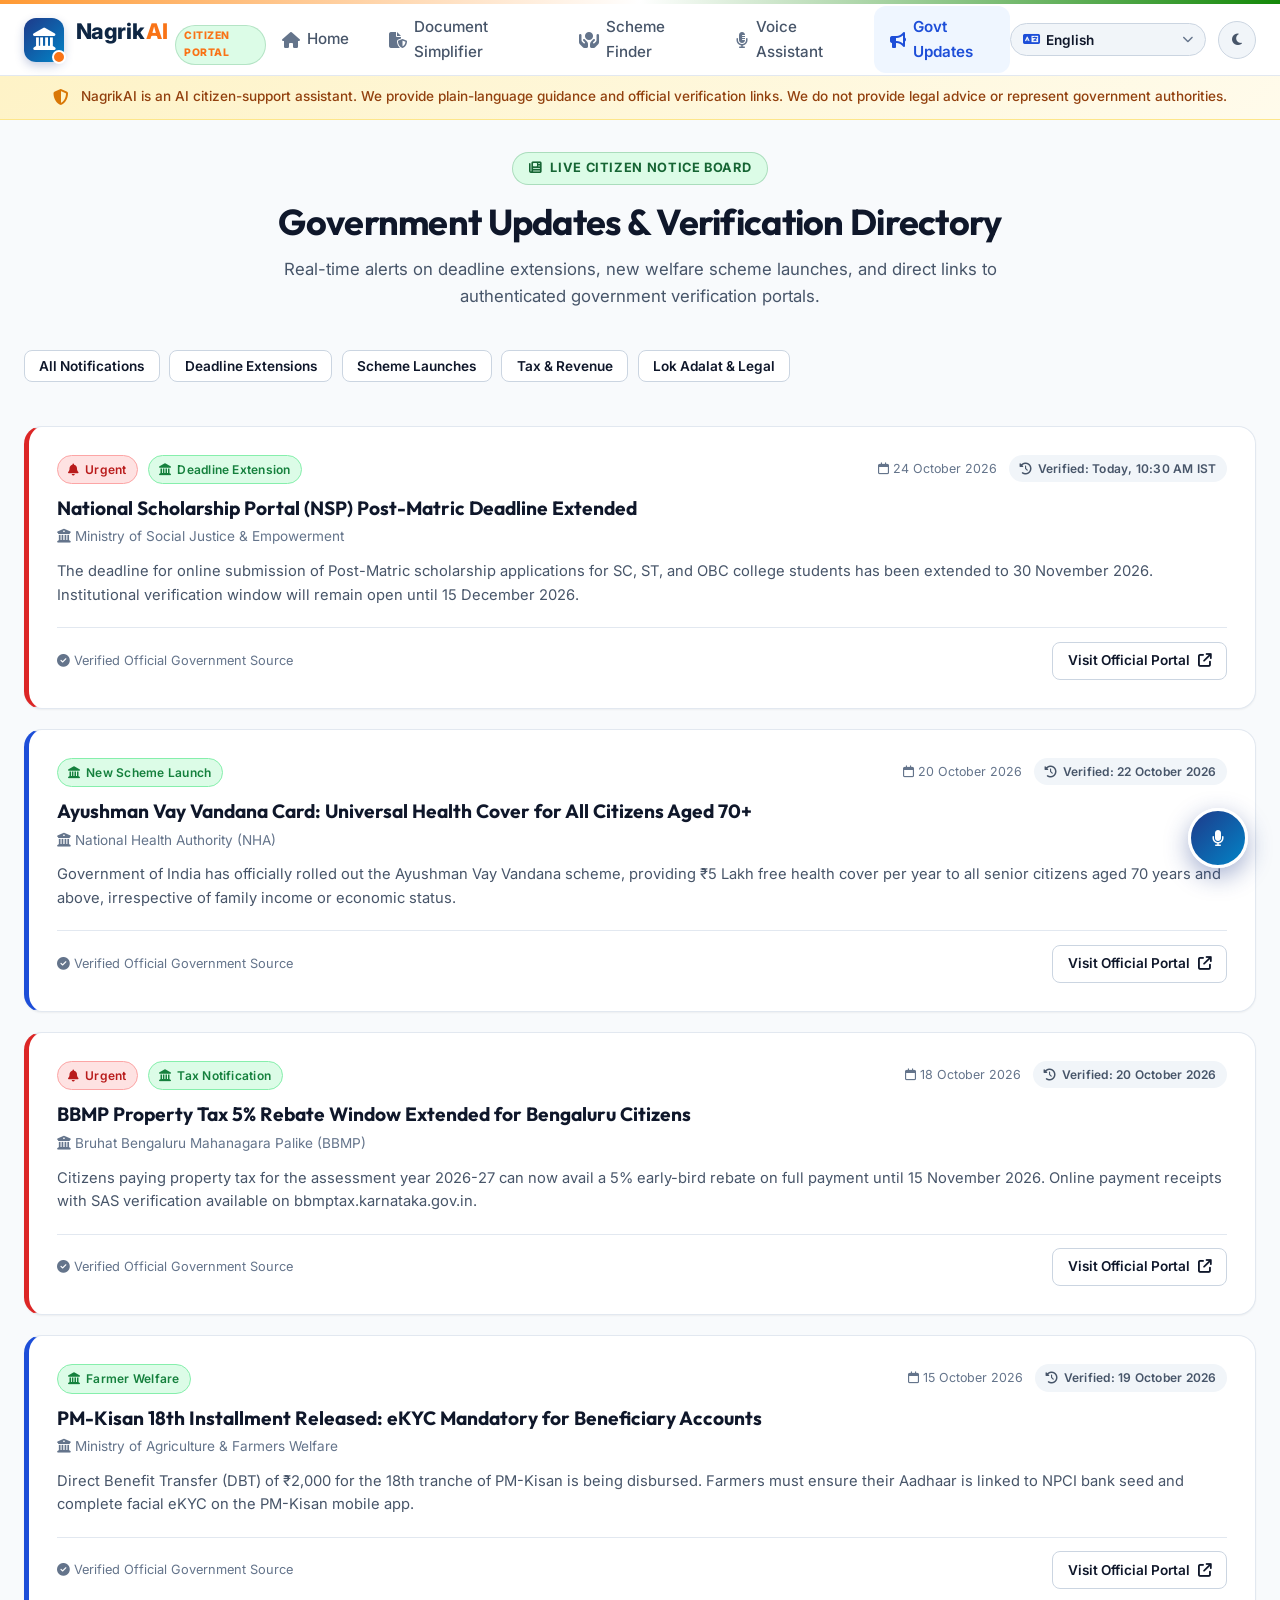
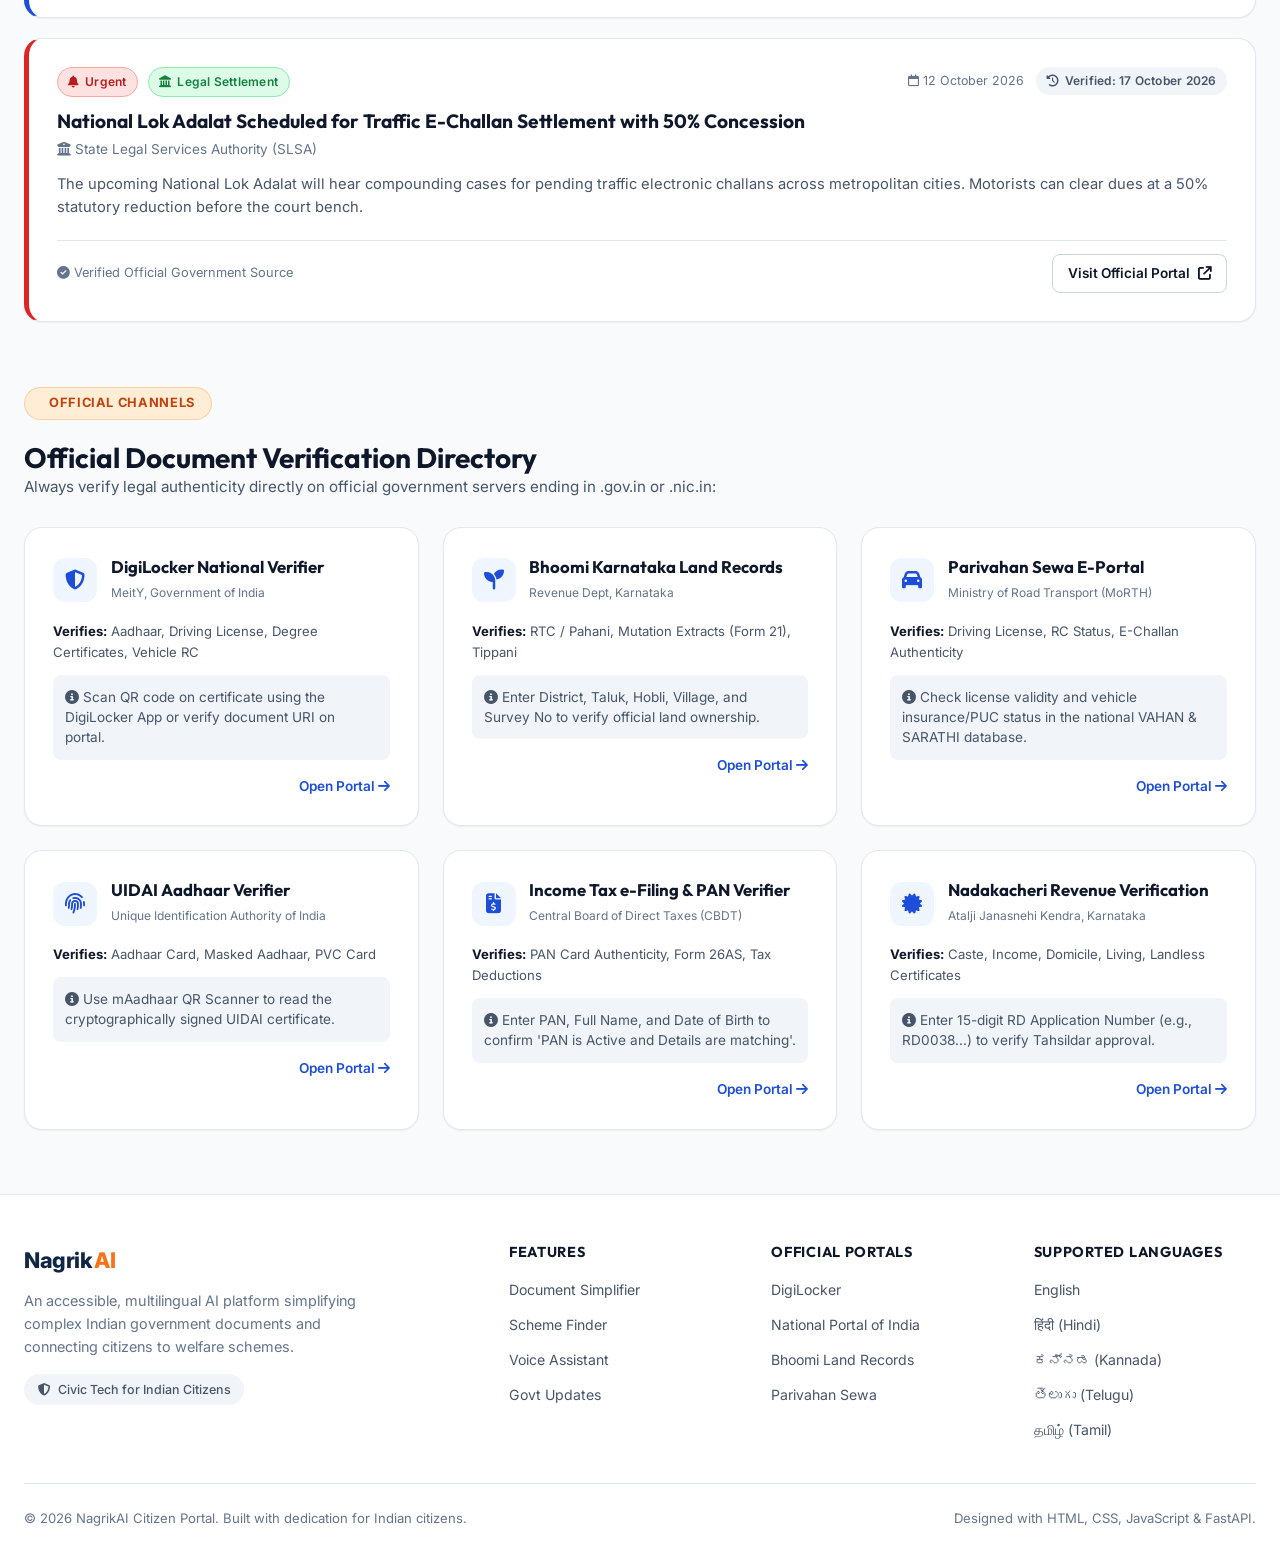
<file: frontend/updates.html>
<!DOCTYPE html>
<html lang="en">
<head>
  <meta charset="UTF-8">
  <meta name="viewport" content="width=device-width, initial-scale=1.0">
  <title>Government Updates & Verification | NagrikAI - Citizen Assistance Portal</title>
  <meta name="description" content="Stay updated with latest Indian government notifications, deadline extensions, and welfare schemes. Direct links to official verification portals.">
  
  <link rel="preconnect" href="https://fonts.googleapis.com">
  <link rel="preconnect" href="https://fonts.gstatic.com" crossorigin>
  <link href="https://fonts.googleapis.com/css2?family=Inter:wght@400;500;600;700&family=Outfit:wght@500;600;700;800&family=Noto+Sans+Kannada:wght@400;600;700&family=Noto+Sans+Devanagari:wght@400;600;700&display=swap" rel="stylesheet">
  
  <link rel="stylesheet" href="https://cdnjs.cloudflare.com/ajax/libs/font-awesome/6.5.1/css/all.min.css">
  <link rel="stylesheet" href="css/style.css">
</head>
<body>
  <div class="civic-ribbon"></div>

  <header class="navbar">
    <div class="nav-container">
      <a href="index.html" class="brand-link">
        <div class="brand-logo-badge">
          <i class="fa-solid fa-landmark"></i>
        </div>
        <div class="brand-name">
          Nagrik<span>AI</span>
          <span class="brand-badge" data-i18n="nav_badge">Citizen Portal</span>
        </div>
      </a>

      <nav>
        <ul class="nav-links" id="navLinks">
          <li><a href="index.html" class="nav-link"><i class="fa-solid fa-house"></i> <span data-i18n="nav_home">Home</span></a></li>
          <li><a href="simplify.html" class="nav-link"><i class="fa-solid fa-file-shield"></i> <span data-i18n="nav_simplify">Document Simplifier</span></a></li>
          <li><a href="schemes.html" class="nav-link"><i class="fa-solid fa-hands-holding-circle"></i> <span data-i18n="nav_schemes">Scheme Finder</span></a></li>
          <li><a href="voice.html" class="nav-link"><i class="fa-solid fa-microphone-lines"></i> <span data-i18n="nav_voice">Voice Assistant</span></a></li>
          <li><a href="updates.html" class="nav-link active"><i class="fa-solid fa-bullhorn"></i> <span data-i18n="nav_updates">Govt Updates</span></a></li>
        </ul>
      </nav>

      <div class="nav-actions">
        <div class="lang-selector-wrapper">
          <i class="fa-solid fa-language lang-icon-prefix"></i>
          <select class="lang-select" id="globalLangSelect" aria-label="Select Language">
            <option value="en">English</option>
            <option value="hi">हिंदी (Hindi)</option>
            <option value="kn">ಕನ್ನಡ (Kannada)</option>
            <option value="te">తెలుగు (Telugu)</option>
            <option value="ta">தமிழ் (Tamil)</option>
          </select>
          <i class="fa-solid fa-chevron-down lang-icon-caret"></i>
        </div>

        <button class="theme-toggle-btn" id="themeToggleBtn" aria-label="Toggle theme">
          <i class="fa-solid fa-moon" id="themeIcon"></i>
        </button>

        <button class="mobile-menu-toggle" id="mobileMenuBtn" aria-label="Open menu">
          <i class="fa-solid fa-bars"></i>
        </button>
      </div>
    </div>
  </header>

  <div class="trust-banner">
    <i class="fa-solid fa-shield-halved"></i>
    <span data-i18n="trust_disclaimer">NagrikAI is an AI citizen-support assistant. We provide plain-language guidance and official verification links. We do not provide legal advice or represent government authorities.</span>
  </div>

  <main class="main-wrapper">
    <div class="section-header">
      <span class="section-pill green"><i class="fa-solid fa-newspaper"></i> Live Citizen Notice Board</span>
      <h1 class="section-title">Government Updates & Verification Directory</h1>
      <p class="section-subtitle">Real-time alerts on deadline extensions, new welfare scheme launches, and direct links to authenticated government verification portals.</p>
    </div>

    <!-- Category Filters -->
    <div style="display: flex; gap: 0.6rem; overflow-x: auto; padding-bottom: 0.75rem; margin-bottom: 2rem;">
      <button class="btn btn-outline btn-sm update-filter-btn active" data-cat="all">All Notifications</button>
      <button class="btn btn-outline btn-sm update-filter-btn" data-cat="deadline">Deadline Extensions</button>
      <button class="btn btn-outline btn-sm update-filter-btn" data-cat="scheme">Scheme Launches</button>
      <button class="btn btn-outline btn-sm update-filter-btn" data-cat="tax">Tax & Revenue</button>
      <button class="btn btn-outline btn-sm update-filter-btn" data-cat="legal">Lok Adalat & Legal</button>
    </div>

    <!-- Feed Container -->
    <div id="updatesFeedContainer">
      <!-- Rendered dynamically by updates.js -->
    </div>

    <!-- Official Verification Portals Section -->
    <section style="margin-top: 4rem;">
      <div style="margin-bottom: 1.75rem;">
        <span class="section-pill saffron"><i class="fa-solid fa-shield-check"></i> Official Channels</span>
        <h2 style="font-size: 1.75rem; margin-top: 0.35rem;">Official Document Verification Directory</h2>
        <p style="color: var(--text-secondary); font-size: 0.95rem;">Always verify legal authenticity directly on official government servers ending in .gov.in or .nic.in:</p>
      </div>

      <div style="display: grid; grid-template-columns: repeat(auto-fill, minmax(340px, 1fr)); gap: 1.5rem;" id="verificationChannelsGrid">
        <!-- Injected via updates.js -->
      </div>
    </section>
  </main>

  <a href="voice.html" class="floating-voice-btn" aria-label="Open Voice Assistant">
    <i class="fa-solid fa-microphone"></i>
    <span class="voice-tooltip" data-i18n="hero_btn_voice">Try Voice Assistant</span>
  </a>

  <footer class="footer">
    <div class="footer-inner">
      <div class="footer-brand">
        <div class="brand-name">
          Nagrik<span>AI</span>
        </div>
        <p>An accessible, multilingual AI platform simplifying complex Indian government documents and connecting citizens to welfare schemes.</p>
        <div style="margin-top: 1rem;">
          <span class="official-emblem-badge"><i class="fa-solid fa-shield-halved text-green"></i> Civic Tech for Indian Citizens</span>
        </div>
      </div>

      <div>
        <h4 class="footer-heading">Features</h4>
        <ul class="footer-links">
          <li><a href="simplify.html">Document Simplifier</a></li>
          <li><a href="schemes.html">Scheme Finder</a></li>
          <li><a href="voice.html">Voice Assistant</a></li>
          <li><a href="updates.html">Govt Updates</a></li>
        </ul>
      </div>

      <div>
        <h4 class="footer-heading">Official Portals</h4>
        <ul class="footer-links">
          <li><a href="https://www.digilocker.gov.in/" target="_blank">DigiLocker</a></li>
          <li><a href="https://www.india.gov.in/" target="_blank">National Portal of India</a></li>
          <li><a href="https://landrecords.karnataka.gov.in/" target="_blank">Bhoomi Land Records</a></li>
          <li><a href="https://parivahan.gov.in/" target="_blank">Parivahan Sewa</a></li>
        </ul>
      </div>

      <div>
        <h4 class="footer-heading">Supported Languages</h4>
        <ul class="footer-links">
          <li><a href="javascript:void(0)" onclick="setLanguage('en')">English</a></li>
          <li><a href="javascript:void(0)" onclick="setLanguage('hi')">हिंदी (Hindi)</a></li>
          <li><a href="javascript:void(0)" onclick="setLanguage('kn')">ಕನ್ನಡ (Kannada)</a></li>
          <li><a href="javascript:void(0)" onclick="setLanguage('te')">తెలుగు (Telugu)</a></li>
          <li><a href="javascript:void(0)" onclick="setLanguage('ta')">தமிழ் (Tamil)</a></li>
        </ul>
      </div>
    </div>

    <div class="footer-bottom">
      <div>&copy; 2026 NagrikAI Citizen Portal. Built with dedication for Indian citizens.</div>
      <div>Designed with HTML, CSS, JavaScript & FastAPI.</div>
    </div>
  </footer>

  <script src="js/config.js"></script>
  <script src="js/i18n.js"></script>
  <script src="js/main.js"></script>
  <script src="js/updates.js"></script>
</body>
</html>
</file>
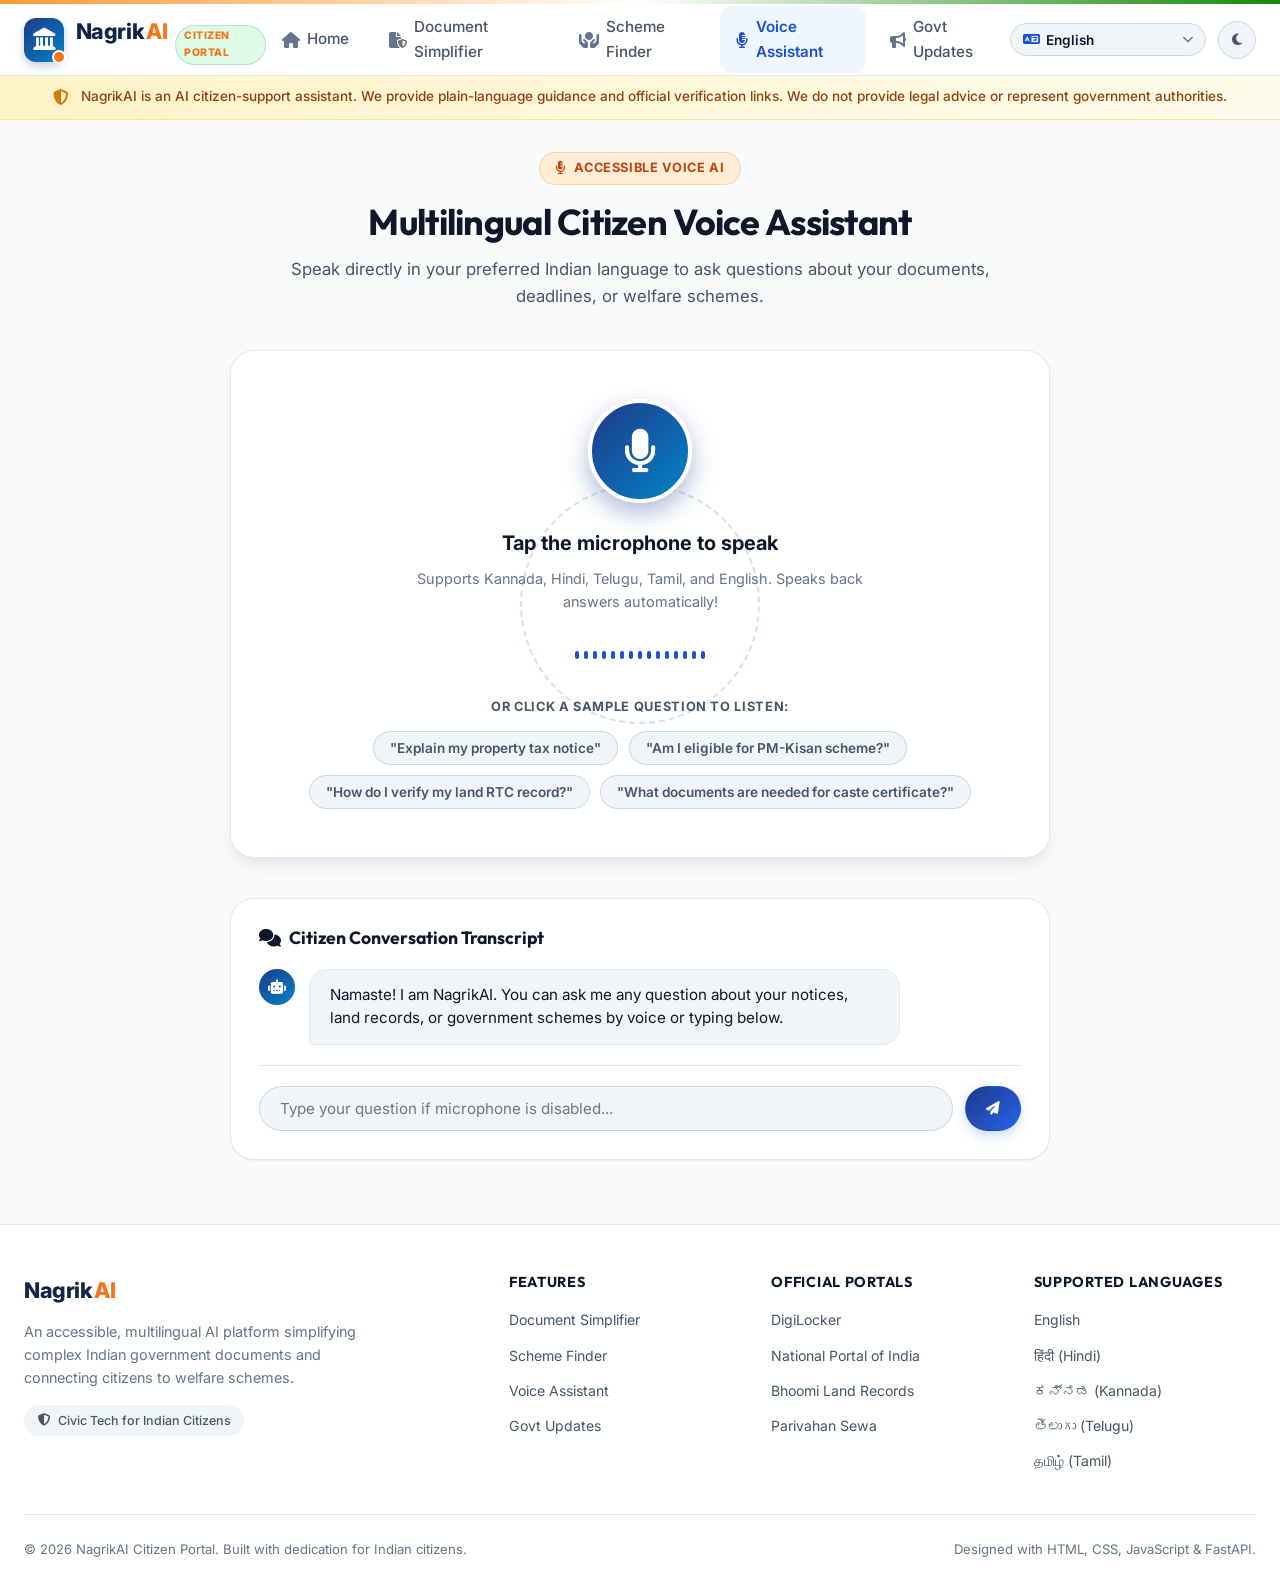
<file: frontend/voice.html>
<!DOCTYPE html>
<html lang="en">
<head>
  <meta charset="UTF-8">
  <meta name="viewport" content="width=device-width, initial-scale=1.0">
  <title>Voice Assistant | NagrikAI - Multilingual Citizen Voice Support</title>
  <meta name="description" content="Speak in Kannada, Hindi, Telugu, Tamil, or English to ask questions about your official Indian government documents and welfare schemes.">
  
  <link rel="preconnect" href="https://fonts.googleapis.com">
  <link rel="preconnect" href="https://fonts.gstatic.com" crossorigin>
  <link href="https://fonts.googleapis.com/css2?family=Inter:wght@400;500;600;700&family=Outfit:wght@500;600;700;800&family=Noto+Sans+Kannada:wght@400;600;700&family=Noto+Sans+Devanagari:wght@400;600;700&display=swap" rel="stylesheet">
  
  <link rel="stylesheet" href="https://cdnjs.cloudflare.com/ajax/libs/font-awesome/6.5.1/css/all.min.css">
  <link rel="stylesheet" href="css/style.css">
  <link rel="stylesheet" href="css/voice.css">
</head>
<body>
  <div class="civic-ribbon"></div>

  <header class="navbar">
    <div class="nav-container">
      <a href="index.html" class="brand-link">
        <div class="brand-logo-badge">
          <i class="fa-solid fa-landmark"></i>
        </div>
        <div class="brand-name">
          Nagrik<span>AI</span>
          <span class="brand-badge" data-i18n="nav_badge">Citizen Portal</span>
        </div>
      </a>

      <nav>
        <ul class="nav-links" id="navLinks">
          <li><a href="index.html" class="nav-link"><i class="fa-solid fa-house"></i> <span data-i18n="nav_home">Home</span></a></li>
          <li><a href="simplify.html" class="nav-link"><i class="fa-solid fa-file-shield"></i> <span data-i18n="nav_simplify">Document Simplifier</span></a></li>
          <li><a href="schemes.html" class="nav-link"><i class="fa-solid fa-hands-holding-circle"></i> <span data-i18n="nav_schemes">Scheme Finder</span></a></li>
          <li><a href="voice.html" class="nav-link active"><i class="fa-solid fa-microphone-lines"></i> <span data-i18n="nav_voice">Voice Assistant</span></a></li>
          <li><a href="updates.html" class="nav-link"><i class="fa-solid fa-bullhorn"></i> <span data-i18n="nav_updates">Govt Updates</span></a></li>
        </ul>
      </nav>

      <div class="nav-actions">
        <div class="lang-selector-wrapper">
          <i class="fa-solid fa-language lang-icon-prefix"></i>
          <select class="lang-select" id="globalLangSelect" aria-label="Select Language">
            <option value="en">English</option>
            <option value="hi">हिंदी (Hindi)</option>
            <option value="kn">ಕನ್ನಡ (Kannada)</option>
            <option value="te">తెలుగు (Telugu)</option>
            <option value="ta">தமிழ் (Tamil)</option>
          </select>
          <i class="fa-solid fa-chevron-down lang-icon-caret"></i>
        </div>

        <button class="theme-toggle-btn" id="themeToggleBtn" aria-label="Toggle theme">
          <i class="fa-solid fa-moon" id="themeIcon"></i>
        </button>

        <button class="mobile-menu-toggle" id="mobileMenuBtn" aria-label="Open menu">
          <i class="fa-solid fa-bars"></i>
        </button>
      </div>
    </div>
  </header>

  <div class="trust-banner">
    <i class="fa-solid fa-shield-halved"></i>
    <span data-i18n="trust_disclaimer">NagrikAI is an AI citizen-support assistant. We provide plain-language guidance and official verification links. We do not provide legal advice or represent government authorities.</span>
  </div>

  <main class="main-wrapper">
    <div class="voice-hub-container">
      <div class="section-header">
        <span class="section-pill saffron"><i class="fa-solid fa-microphone-lines"></i> Accessible Voice AI</span>
        <h1 class="section-title" data-i18n="voice_title">Multilingual Citizen Voice Assistant</h1>
        <p class="section-subtitle" data-i18n="voice_subtitle">Speak directly in your preferred Indian language to ask questions about your documents, deadlines, or welfare schemes.</p>
      </div>

      <!-- Voice Stage -->
      <div class="voice-interactive-stage">
        <div class="voice-pulse-ring"></div>

        <button type="button" class="voice-main-mic-btn" id="voiceMainMicBtn" aria-label="Click to Speak">
          <i class="fa-solid fa-microphone"></i>
        </button>

        <div class="voice-status-text" id="voiceStatusText" data-i18n="voice_mic_tap">
          Tap the microphone to speak
        </div>
        <div class="voice-status-subtext">
          Supports Kannada, Hindi, Telugu, Tamil, and English. Speaks back answers automatically!
        </div>

        <!-- Sound Wave Animation -->
        <div class="live-sound-bars" id="liveSoundBars">
          <span></span><span></span><span></span><span></span><span></span>
          <span></span><span></span><span></span><span></span><span></span>
          <span></span><span></span><span></span><span></span><span></span>
        </div>

        <!-- Quick Question Prompts -->
        <div class="voice-prompts-label">Or click a sample question to listen:</div>
        <div class="voice-prompt-chips">
          <button type="button" class="prompt-chip" data-query="Explain my property tax notice" data-i18n="voice_quick_prompt_1">"Explain my property tax notice"</button>
          <button type="button" class="prompt-chip" data-query="Am I eligible for PM-Kisan scheme?" data-i18n="voice_quick_prompt_2">"Am I eligible for PM-Kisan scheme?"</button>
          <button type="button" class="prompt-chip" data-query="How do I verify my land RTC record?" data-i18n="voice_quick_prompt_3">"How do I verify my land RTC record?"</button>
          <button type="button" class="prompt-chip" data-query="What documents are needed for caste certificate?" data-i18n="voice_quick_prompt_4">"What documents are needed for caste certificate?"</button>
        </div>
      </div>

      <!-- Chat Log Card -->
      <div class="voice-transcript-card">
        <h3 style="font-size: 1.1rem; margin-bottom: 1.25rem; display: flex; align-items: center; gap: 0.5rem;">
          <i class="fa-solid fa-comments text-primary"></i> Citizen Conversation Transcript
        </h3>

        <div class="chat-history-log" id="chatHistoryLog">
          <div class="chat-bubble ai">
            <div class="chat-bubble-avatar">
              <i class="fa-solid fa-robot"></i>
            </div>
            <div class="chat-bubble-msg">
              Namaste! I am NagrikAI. You can ask me any question about your notices, land records, or government schemes by voice or typing below.
            </div>
          </div>
        </div>

        <div class="chat-input-bar">
          <input type="text" id="chatTextInput" class="chat-text-input" placeholder="Type your question if microphone is disabled...">
          <button type="button" id="chatSendBtn" class="btn btn-primary btn-sm" style="border-radius: var(--radius-full); padding: 0.75rem 1.25rem;">
            <i class="fa-solid fa-paper-plane"></i>
          </button>
        </div>
      </div>
    </div>
  </main>

  <footer class="footer">
    <div class="footer-inner">
      <div class="footer-brand">
        <div class="brand-name">
          Nagrik<span>AI</span>
        </div>
        <p>An accessible, multilingual AI platform simplifying complex Indian government documents and connecting citizens to welfare schemes.</p>
        <div style="margin-top: 1rem;">
          <span class="official-emblem-badge"><i class="fa-solid fa-shield-halved text-green"></i> Civic Tech for Indian Citizens</span>
        </div>
      </div>

      <div>
        <h4 class="footer-heading">Features</h4>
        <ul class="footer-links">
          <li><a href="simplify.html">Document Simplifier</a></li>
          <li><a href="schemes.html">Scheme Finder</a></li>
          <li><a href="voice.html">Voice Assistant</a></li>
          <li><a href="updates.html">Govt Updates</a></li>
        </ul>
      </div>

      <div>
        <h4 class="footer-heading">Official Portals</h4>
        <ul class="footer-links">
          <li><a href="https://www.digilocker.gov.in/" target="_blank">DigiLocker</a></li>
          <li><a href="https://www.india.gov.in/" target="_blank">National Portal of India</a></li>
          <li><a href="https://landrecords.karnataka.gov.in/" target="_blank">Bhoomi Land Records</a></li>
          <li><a href="https://parivahan.gov.in/" target="_blank">Parivahan Sewa</a></li>
        </ul>
      </div>

      <div>
        <h4 class="footer-heading">Supported Languages</h4>
        <ul class="footer-links">
          <li><a href="javascript:void(0)" onclick="setLanguage('en')">English</a></li>
          <li><a href="javascript:void(0)" onclick="setLanguage('hi')">हिंदी (Hindi)</a></li>
          <li><a href="javascript:void(0)" onclick="setLanguage('kn')">ಕನ್ನಡ (Kannada)</a></li>
          <li><a href="javascript:void(0)" onclick="setLanguage('te')">తెలుగు (Telugu)</a></li>
          <li><a href="javascript:void(0)" onclick="setLanguage('ta')">தமிழ் (Tamil)</a></li>
        </ul>
      </div>
    </div>

    <div class="footer-bottom">
      <div>&copy; 2026 NagrikAI Citizen Portal. Built with dedication for Indian citizens.</div>
      <div>Designed with HTML, CSS, JavaScript & FastAPI.</div>
    </div>
  </footer>

  <script src="js/config.js"></script>
  <script src="js/i18n.js"></script>
  <script src="js/main.js"></script>
  <script src="js/voice.js"></script>
</body>
</html>
</file>
<file: frontend/css/style.css>
/* ==========================================================================
   NagrikAI - Civic Design System
   Modern, Accessible, Citizen-Friendly UI with Indian Civic Theme
   ========================================================================== */

:root {
  /* Color Palette */
  --primary-navy: #0f2744;
  --primary-blue: #1d4ed8;
  --primary-light: #3b82f6;
  --primary-surface: #eff6ff;

  --saffron: #f97316;
  --saffron-light: #ffedd5;
  --saffron-dark: #c2410c;

  --green: #15803d;
  --green-light: #dcfce7;
  --green-dark: #166534;

  --ashok-navy: #1e3a8a;
  
  --bg-main: #f8fafc;
  --bg-card: #ffffff;
  --bg-alt: #f1f5f9;

  --text-primary: #0f172a;
  --text-secondary: #475569;
  --text-muted: #64748b;
  --text-inverse: #ffffff;

  --border-light: #e2e8f0;
  --border-medium: #cbd5e1;

  --shadow-sm: 0 1px 2px 0 rgba(0, 0, 0, 0.05);
  --shadow-md: 0 4px 6px -1px rgba(0, 0, 0, 0.08), 0 2px 4px -2px rgba(0, 0, 0, 0.04);
  --shadow-lg: 0 10px 15px -3px rgba(0, 0, 0, 0.08), 0 4px 6px -4px rgba(0, 0, 0, 0.03);
  --shadow-xl: 0 20px 25px -5px rgba(0, 0, 0, 0.1), 0 8px 10px -6px rgba(0, 0, 0, 0.04);

  --radius-sm: 8px;
  --radius-md: 12px;
  --radius-lg: 18px;
  --radius-xl: 24px;
  --radius-full: 9999px;

  --transition-fast: 0.15s ease;
  --transition-normal: 0.25s cubic-bezier(0.4, 0, 0.2, 1);
  --transition-slow: 0.4s ease;

  --font-heading: 'Outfit', -apple-system, BlinkMacSystemFont, 'Segoe UI', Roboto, sans-serif;
  --font-body: 'Inter', -apple-system, BlinkMacSystemFont, 'Segoe UI', Roboto, sans-serif;
}

/* Dark Mode Variables */
[data-theme="dark"] {
  --bg-main: #0b1120;
  --bg-card: #151e32;
  --bg-alt: #1e293b;
  --text-primary: #f8fafc;
  --text-secondary: #cbd5e1;
  --text-muted: #94a3b8;
  --border-light: #25334d;
  --border-medium: #334155;
  --primary-surface: #1e293b;
  --saffron-light: #3d2314;
  --green-light: #143525;
}

/* Base Reset */
*, *::before, *::after {
  box-sizing: border-box;
  margin: 0;
  padding: 0;
}

html {
  font-size: 16px;
  scroll-behavior: smooth;
}

body {
  font-family: var(--font-body);
  color: var(--text-primary);
  background-color: var(--bg-main);
  line-height: 1.6;
  min-height: 100vh;
  display: flex;
  flex-direction: column;
  -webkit-font-smoothing: antialiased;
}

/* Accessibility & High Contrast text */
h1, h2, h3, h4, h5, h6 {
  font-family: var(--font-heading);
  font-weight: 700;
  color: var(--text-primary);
  line-height: 1.25;
}

a {
  color: var(--primary-blue);
  text-decoration: none;
  transition: color var(--transition-fast);
}

a:hover {
  text-decoration: underline;
}

button, input, select, textarea {
  font-family: inherit;
}

/* ==========================================================================
   Header & Navigation
   ========================================================================== */

/* Civic Tiranga Ribbon Top Bar */
.civic-ribbon {
  height: 4px;
  width: 100%;
  background: linear-gradient(90deg, #ff9933 0%, #ffffff 50%, #138808 100%);
  position: fixed;
  top: 0;
  left: 0;
  z-index: 1001;
}

.navbar {
  position: fixed;
  top: 4px;
  left: 0;
  right: 0;
  height: 72px;
  background: rgba(255, 255, 255, 0.95);
  backdrop-filter: blur(12px);
  -webkit-backdrop-filter: blur(12px);
  border-bottom: 1px solid var(--border-light);
  display: flex;
  align-items: center;
  z-index: 1000;
  transition: background-color var(--transition-normal), border-color var(--transition-normal);
}

[data-theme="dark"] .navbar {
  background: rgba(21, 30, 50, 0.92);
  border-bottom-color: var(--border-light);
}

.nav-container {
  max-width: 1280px;
  width: 100%;
  margin: 0 auto;
  padding: 0 1.5rem;
  display: flex;
  align-items: center;
  justify-content: space-between;
}

.brand-link {
  display: flex;
  align-items: center;
  gap: 0.75rem;
  text-decoration: none;
}

.brand-logo-badge {
  width: 44px;
  height: 44px;
  background: linear-gradient(135deg, #1e3a8a, #0284c7);
  border-radius: var(--radius-md);
  display: flex;
  align-items: center;
  justify-content: center;
  color: white;
  font-size: 1.4rem;
  box-shadow: 0 4px 10px rgba(30, 58, 138, 0.25);
  position: relative;
}

.brand-logo-badge::after {
  content: "";
  position: absolute;
  bottom: -2px;
  right: -2px;
  width: 14px;
  height: 14px;
  border-radius: 50%;
  background: #f97316;
  border: 2px solid white;
}

.brand-name {
  font-size: 1.35rem;
  font-weight: 800;
  color: var(--primary-navy);
  letter-spacing: -0.02em;
  display: flex;
  align-items: baseline;
  gap: 2px;
}

[data-theme="dark"] .brand-name {
  color: #ffffff;
}

.brand-name span {
  color: #f97316;
  font-weight: 800;
}

.brand-badge {
  font-size: 0.65rem;
  font-weight: 700;
  background: var(--green-light);
  color: var(--green);
  padding: 2px 8px;
  border-radius: var(--radius-full);
  margin-left: 6px;
  text-transform: uppercase;
  letter-spacing: 0.05em;
  border: 1px solid rgba(21, 128, 61, 0.2);
}

.nav-links {
  display: flex;
  align-items: center;
  gap: 0.5rem;
  list-style: none;
}

.nav-link {
  padding: 0.6rem 1rem;
  border-radius: var(--radius-md);
  color: var(--text-secondary);
  font-weight: 500;
  font-size: 0.95rem;
  display: flex;
  align-items: center;
  gap: 0.45rem;
  transition: all var(--transition-fast);
}

.nav-link i {
  font-size: 1rem;
  color: var(--text-muted);
}

.nav-link:hover {
  background-color: var(--bg-alt);
  color: var(--primary-blue);
  text-decoration: none;
}

.nav-link:hover i {
  color: var(--primary-blue);
}

.nav-link.active {
  background-color: var(--primary-surface);
  color: var(--primary-blue);
  font-weight: 600;
}

.nav-link.active i {
  color: var(--primary-blue);
}

/* Nav Actions (Language & Theme) */
.nav-actions {
  display: flex;
  align-items: center;
  gap: 0.75rem;
}

.lang-selector-wrapper {
  position: relative;
  display: flex;
  align-items: center;
}

.lang-select {
  appearance: none;
  background: var(--bg-alt);
  border: 1px solid var(--border-medium);
  border-radius: var(--radius-full);
  padding: 0.45rem 2rem 0.45rem 2.2rem;
  font-size: 0.85rem;
  font-weight: 600;
  color: var(--text-primary);
  cursor: pointer;
  outline: none;
  transition: border-color var(--transition-fast);
}

.lang-select:focus {
  border-color: var(--primary-blue);
}

.lang-icon-prefix {
  position: absolute;
  left: 0.8rem;
  color: var(--primary-blue);
  font-size: 0.85rem;
  pointer-events: none;
}

.lang-icon-caret {
  position: absolute;
  right: 0.8rem;
  color: var(--text-muted);
  font-size: 0.7rem;
  pointer-events: none;
}

.theme-toggle-btn {
  background: var(--bg-alt);
  border: 1px solid var(--border-medium);
  border-radius: 50%;
  width: 38px;
  height: 38px;
  display: flex;
  align-items: center;
  justify-content: center;
  color: var(--text-secondary);
  cursor: pointer;
  transition: all var(--transition-fast);
}

.theme-toggle-btn:hover {
  background: var(--border-light);
  color: var(--primary-blue);
}

.mobile-menu-toggle {
  display: none;
  background: none;
  border: none;
  font-size: 1.5rem;
  color: var(--text-primary);
  cursor: pointer;
}

/* ==========================================================================
   Trust & Safety Disclaimer Banner
   ========================================================================== */
.trust-banner {
  background: linear-gradient(135deg, #fef3c7 0%, #fffbeb 100%);
  border-bottom: 1px solid #fde68a;
  padding: 0.65rem 1.5rem;
  font-size: 0.85rem;
  color: #92400e;
  display: flex;
  align-items: center;
  justify-content: center;
  gap: 0.75rem;
  text-align: center;
  margin-top: 76px;
  font-weight: 500;
}

[data-theme="dark"] .trust-banner {
  background: #2a2012;
  border-bottom-color: #523818;
  color: #fde68a;
}

.trust-banner i {
  color: #d97706;
  font-size: 1rem;
}

.trust-banner strong {
  font-weight: 700;
}

/* ==========================================================================
   Layout & Container
   ========================================================================== */
.main-wrapper {
  flex: 1;
  max-width: 1280px;
  width: 100%;
  margin: 0 auto;
  padding: 2rem 1.5rem 4rem;
}

/* Section Header standard */
.section-header {
  text-align: center;
  max-width: 760px;
  margin: 0 auto 2.5rem;
}

.section-pill {
  display: inline-flex;
  align-items: center;
  gap: 0.5rem;
  padding: 0.35rem 1rem;
  border-radius: var(--radius-full);
  background: var(--primary-surface);
  color: var(--primary-blue);
  font-size: 0.8rem;
  font-weight: 700;
  text-transform: uppercase;
  letter-spacing: 0.05em;
  margin-bottom: 0.85rem;
  border: 1px solid rgba(59, 130, 246, 0.2);
}

.section-pill.saffron {
  background: var(--saffron-light);
  color: var(--saffron-dark);
  border-color: rgba(249, 115, 22, 0.25);
}

.section-pill.green {
  background: var(--green-light);
  color: var(--green-dark);
  border-color: rgba(21, 128, 61, 0.25);
}

.section-title {
  font-size: 2.25rem;
  letter-spacing: -0.02em;
  margin-bottom: 0.75rem;
  color: var(--text-primary);
}

.section-subtitle {
  font-size: 1.05rem;
  color: var(--text-secondary);
  line-height: 1.6;
}

/* ==========================================================================
   Buttons & UI Elements
   ========================================================================== */
.btn {
  display: inline-flex;
  align-items: center;
  justify-content: center;
  gap: 0.5rem;
  padding: 0.75rem 1.5rem;
  font-size: 0.95rem;
  font-weight: 600;
  border-radius: var(--radius-md);
  border: 1px solid transparent;
  cursor: pointer;
  transition: all var(--transition-fast);
  text-decoration: none;
  white-space: nowrap;
}

.btn:hover {
  text-decoration: none;
  transform: translateY(-1px);
}

.btn-primary {
  background: linear-gradient(135deg, #1e3a8a, #2563eb);
  color: #ffffff;
  box-shadow: 0 4px 12px rgba(37, 99, 235, 0.25);
}

.btn-primary:hover {
  background: linear-gradient(135deg, #172554, #1d4ed8);
  box-shadow: 0 6px 16px rgba(37, 99, 235, 0.35);
  color: #ffffff;
}

.btn-saffron {
  background: linear-gradient(135deg, #f97316, #ea580c);
  color: #ffffff;
  box-shadow: 0 4px 12px rgba(249, 115, 22, 0.25);
}

.btn-saffron:hover {
  background: linear-gradient(135deg, #ea580c, #c2410c);
  box-shadow: 0 6px 16px rgba(249, 115, 22, 0.35);
  color: #ffffff;
}

.btn-outline {
  background: var(--bg-card);
  color: var(--text-primary);
  border-color: var(--border-medium);
}

.btn-outline:hover {
  background: var(--bg-alt);
  border-color: var(--primary-blue);
  color: var(--primary-blue);
}

.btn-sm {
  padding: 0.45rem 0.9rem;
  font-size: 0.85rem;
  border-radius: var(--radius-sm);
}

.btn-lg {
  padding: 0.9rem 2rem;
  font-size: 1.05rem;
  border-radius: var(--radius-lg);
}

.btn-icon-round {
  width: 44px;
  height: 44px;
  border-radius: 50%;
  padding: 0;
  display: inline-flex;
  align-items: center;
  justify-content: center;
}

/* Cards */
.card {
  background: var(--bg-card);
  border: 1px solid var(--border-light);
  border-radius: var(--radius-lg);
  padding: 1.75rem;
  box-shadow: var(--shadow-sm);
  transition: all var(--transition-normal);
}

.card:hover {
  border-color: var(--border-medium);
  box-shadow: var(--shadow-md);
}

.card-interactive {
  cursor: pointer;
}

.card-interactive:hover {
  transform: translateY(-4px);
  box-shadow: var(--shadow-lg);
  border-color: rgba(59, 130, 246, 0.4);
}

/* Badge System */
.badge {
  display: inline-flex;
  align-items: center;
  gap: 0.35rem;
  padding: 0.25rem 0.65rem;
  border-radius: var(--radius-full);
  font-size: 0.75rem;
  font-weight: 600;
  letter-spacing: 0.02em;
}

.badge-ai {
  background: #f3e8ff;
  color: #7e22ce;
  border: 1px solid #d8b4fe;
}

[data-theme="dark"] .badge-ai {
  background: #3b1d5c;
  color: #e9d5ff;
  border-color: #6b21a8;
}

.badge-official {
  background: #dcfce7;
  color: #15803d;
  border: 1px solid #86efac;
}

[data-theme="dark"] .badge-official {
  background: #143825;
  color: #86efac;
  border-color: #166534;
}

.badge-urgent {
  background: #fee2e2;
  color: #b91c1c;
  border: 1px solid #fca5a5;
  animation: pulse-urgent 2s infinite;
}

@keyframes pulse-urgent {
  0%, 100% { opacity: 1; }
  50% { opacity: 0.75; }
}

/* ==========================================================================
   Voice Assistant Floating Widget / Bar
   ========================================================================== */
.floating-voice-btn {
  position: fixed;
  bottom: 2rem;
  right: 2rem;
  background: linear-gradient(135deg, #1e3a8a, #0284c7);
  color: white;
  width: 60px;
  height: 60px;
  border-radius: 50%;
  display: flex;
  align-items: center;
  justify-content: center;
  box-shadow: 0 8px 24px rgba(30, 58, 138, 0.4);
  cursor: pointer;
  z-index: 999;
  border: 3px solid #ffffff;
  transition: transform var(--transition-normal), box-shadow var(--transition-normal);
}

.floating-voice-btn:hover {
  transform: scale(1.08);
  box-shadow: 0 12px 30px rgba(30, 58, 138, 0.5);
}

.floating-voice-btn.recording {
  background: linear-gradient(135deg, #dc2626, #f97316);
  animation: ripple-voice 1.5s infinite;
}

@keyframes ripple-voice {
  0% {
    box-shadow: 0 0 0 0 rgba(220, 38, 38, 0.5);
  }
  70% {
    box-shadow: 0 0 0 18px rgba(220, 38, 38, 0);
  }
  100% {
    box-shadow: 0 0 0 0 rgba(220, 38, 38, 0);
  }
}

.voice-tooltip {
  position: absolute;
  right: 70px;
  background: var(--text-primary);
  color: var(--text-inverse);
  padding: 0.4rem 0.8rem;
  border-radius: var(--radius-md);
  font-size: 0.8rem;
  font-weight: 500;
  white-space: nowrap;
  pointer-events: none;
  opacity: 0;
  transform: translateX(10px);
  transition: all var(--transition-fast);
}

.floating-voice-btn:hover .voice-tooltip {
  opacity: 1;
  transform: translateX(0);
}

/* ==========================================================================
   Toast Notification System
   ========================================================================== */
.toast-container {
  position: fixed;
  bottom: 2rem;
  left: 2rem;
  display: flex;
  flex-direction: column;
  gap: 0.75rem;
  z-index: 10000;
  pointer-events: none;
}

.toast {
  pointer-events: auto;
  min-width: 280px;
  max-width: 420px;
  background: var(--bg-card);
  color: var(--text-primary);
  border: 1px solid var(--border-medium);
  border-radius: var(--radius-md);
  padding: 1rem 1.25rem;
  box-shadow: var(--shadow-xl);
  display: flex;
  align-items: flex-start;
  gap: 0.85rem;
  animation: slide-in 0.3s ease-out;
  transition: opacity 0.3s, transform 0.3s;
}

@keyframes slide-in {
  from {
    transform: translateY(20px);
    opacity: 0;
  }
  to {
    transform: translateY(0);
    opacity: 1;
  }
}

.toast.toast-success {
  border-left: 5px solid #16a34a;
}
.toast.toast-error {
  border-left: 5px solid #dc2626;
}
.toast.toast-info {
  border-left: 5px solid #2563eb;
}
.toast.toast-warning {
  border-left: 5px solid #f59e0b;
}

.toast-icon {
  font-size: 1.2rem;
  margin-top: 2px;
}

.toast-success .toast-icon { color: #16a34a; }
.toast-error .toast-icon { color: #dc2626; }
.toast-info .toast-icon { color: #2563eb; }
.toast-warning .toast-icon { color: #f59e0b; }

.toast-content {
  flex: 1;
}

.toast-title {
  font-weight: 700;
  font-size: 0.9rem;
  margin-bottom: 0.2rem;
}

.toast-msg {
  font-size: 0.82rem;
  color: var(--text-secondary);
}

.toast-close {
  background: none;
  border: none;
  color: var(--text-muted);
  cursor: pointer;
  font-size: 0.9rem;
}

/* ==========================================================================
   Footer
   ========================================================================== */
.footer {
  background: var(--bg-card);
  border-top: 1px solid var(--border-light);
  padding: 3rem 1.5rem 1.5rem;
  margin-top: auto;
}

.footer-inner {
  max-width: 1280px;
  margin: 0 auto;
  display: grid;
  grid-template-columns: 2fr 1fr 1fr 1fr;
  gap: 2.5rem;
}

.footer-brand p {
  color: var(--text-muted);
  font-size: 0.9rem;
  margin-top: 0.75rem;
  max-width: 340px;
}

.footer-heading {
  font-size: 0.9rem;
  font-weight: 700;
  text-transform: uppercase;
  letter-spacing: 0.05em;
  color: var(--text-primary);
  margin-bottom: 1rem;
}

.footer-links {
  list-style: none;
  display: flex;
  flex-direction: column;
  gap: 0.6rem;
}

.footer-links a {
  color: var(--text-secondary);
  font-size: 0.88rem;
  transition: color var(--transition-fast);
}

.footer-links a:hover {
  color: var(--primary-blue);
  text-decoration: none;
}

.footer-bottom {
  max-width: 1280px;
  margin: 2.5rem auto 0;
  padding-top: 1.5rem;
  border-top: 1px solid var(--border-light);
  display: flex;
  align-items: center;
  justify-content: space-between;
  font-size: 0.82rem;
  color: var(--text-muted);
  flex-wrap: wrap;
  gap: 1rem;
}

.official-emblem-badge {
  display: inline-flex;
  align-items: center;
  gap: 0.5rem;
  background: var(--bg-alt);
  padding: 0.35rem 0.85rem;
  border-radius: var(--radius-full);
  font-size: 0.78rem;
  color: var(--text-secondary);
  font-weight: 500;
}

/* ==========================================================================
   Responsive Adaptations
   ========================================================================== */
@media (max-width: 992px) {
  .footer-inner {
    grid-template-columns: 1fr 1fr;
  }
}

@media (max-width: 768px) {
  .nav-links {
    display: none;
    position: absolute;
    top: 72px;
    left: 0;
    right: 0;
    background: var(--bg-card);
    flex-direction: column;
    padding: 1rem 1.5rem;
    border-bottom: 1px solid var(--border-light);
    box-shadow: var(--shadow-lg);
  }

  .nav-links.mobile-open {
    display: flex;
  }

  .mobile-menu-toggle {
    display: block;
  }

  .footer-inner {
    grid-template-columns: 1fr;
  }

  .section-title {
    font-size: 1.85rem;
  }

  .floating-voice-btn {
    bottom: 1.25rem;
    right: 1.25rem;
    width: 52px;
    height: 52px;
  }
}
</file>
<file: frontend/css/schemes.css>
/* ==========================================================================
   NagrikAI - Government Scheme Finder Styles
   ========================================================================== */

/* Eligibility Profile Filter Form Card */
.filter-card {
  background: var(--bg-card);
  border: 1px solid var(--border-light);
  border-radius: var(--radius-xl);
  padding: 2rem;
  box-shadow: var(--shadow-md);
  margin-bottom: 2.5rem;
}

.filter-grid {
  display: grid;
  grid-template-columns: repeat(auto-fit, minmax(200px, 1fr));
  gap: 1.25rem;
  margin-top: 1.5rem;
}

.filter-group {
  display: flex;
  flex-direction: column;
  gap: 0.4rem;
}

.filter-group label {
  font-size: 0.82rem;
  font-weight: 700;
  text-transform: uppercase;
  letter-spacing: 0.04em;
  color: var(--text-secondary);
}

.filter-select, .filter-input {
  width: 100%;
  padding: 0.65rem 0.9rem;
  border-radius: var(--radius-md);
  border: 1px solid var(--border-medium);
  background: var(--bg-alt);
  color: var(--text-primary);
  font-size: 0.92rem;
  font-weight: 500;
  outline: none;
  transition: border-color var(--transition-fast), box-shadow var(--transition-fast);
}

.filter-select:focus, .filter-input:focus {
  border-color: var(--primary-blue);
  box-shadow: 0 0 0 3px rgba(37, 99, 235, 0.15);
}

.filter-actions {
  display: flex;
  justify-content: flex-end;
  gap: 1rem;
  margin-top: 1.75rem;
  padding-top: 1.25rem;
  border-top: 1px solid var(--border-light);
}

/* Category Quick Filter Pills */
.quick-categories-bar {
  display: flex;
  gap: 0.6rem;
  overflow-x: auto;
  padding-bottom: 1rem;
  margin-bottom: 2rem;
}

.category-pill-btn {
  background: var(--bg-card);
  border: 1px solid var(--border-medium);
  padding: 0.5rem 1.15rem;
  border-radius: var(--radius-full);
  font-size: 0.85rem;
  font-weight: 600;
  color: var(--text-secondary);
  cursor: pointer;
  white-space: nowrap;
  display: flex;
  align-items: center;
  gap: 0.45rem;
  transition: all var(--transition-fast);
}

.category-pill-btn:hover {
  border-color: var(--primary-blue);
  color: var(--primary-blue);
  background: var(--primary-surface);
}

.category-pill-btn.active {
  background: var(--primary-navy);
  color: white;
  border-color: var(--primary-navy);
}

/* Schemes Cards Grid */
.schemes-count-header {
  display: flex;
  justify-content: space-between;
  align-items: center;
  margin-bottom: 1.5rem;
}

.schemes-count-header h2 {
  font-size: 1.35rem;
}

.schemes-grid {
  display: grid;
  grid-template-columns: repeat(auto-fill, minmax(360px, 1fr));
  gap: 1.5rem;
}

@media (max-width: 640px) {
  .schemes-grid {
    grid-template-columns: 1fr;
  }
}

.scheme-card {
  background: var(--bg-card);
  border: 1px solid var(--border-light);
  border-radius: var(--radius-xl);
  padding: 1.75rem;
  box-shadow: var(--shadow-sm);
  display: flex;
  flex-direction: column;
  justify-content: space-between;
  transition: all var(--transition-normal);
  position: relative;
  overflow: hidden;
}

.scheme-card:hover {
  transform: translateY(-4px);
  box-shadow: var(--shadow-lg);
  border-color: rgba(37, 99, 235, 0.4);
}

.scheme-card-top {
  margin-bottom: 1.25rem;
}

.scheme-badge-row {
  display: flex;
  justify-content: space-between;
  align-items: center;
  margin-bottom: 0.75rem;
  gap: 0.5rem;
}

.badge-match {
  background: var(--green-light);
  color: var(--green-dark);
  border: 1px solid rgba(21, 128, 61, 0.3);
  font-weight: 700;
  font-size: 0.75rem;
}

.scheme-state-badge {
  font-size: 0.72rem;
  font-weight: 600;
  color: var(--text-muted);
  background: var(--bg-alt);
  padding: 0.2rem 0.55rem;
  border-radius: var(--radius-sm);
}

.scheme-title {
  font-size: 1.2rem;
  font-weight: 700;
  color: var(--text-primary);
  line-height: 1.3;
  margin-bottom: 0.35rem;
}

.scheme-dept {
  font-size: 0.8rem;
  color: var(--text-muted);
  margin-bottom: 0.85rem;
}

.scheme-benefit-box {
  background: var(--primary-surface);
  border: 1px solid rgba(59, 130, 246, 0.2);
  border-radius: var(--radius-md);
  padding: 0.75rem 1rem;
  margin-bottom: 1rem;
}

.scheme-benefit-label {
  font-size: 0.72rem;
  text-transform: uppercase;
  color: var(--primary-blue);
  font-weight: 700;
}

.scheme-benefit-val {
  font-size: 1.15rem;
  font-weight: 800;
  color: var(--primary-navy);
}

.scheme-tags-row {
  display: flex;
  flex-wrap: wrap;
  gap: 0.4rem;
  margin-bottom: 1.25rem;
}

.scheme-tag {
  background: var(--bg-alt);
  font-size: 0.75rem;
  color: var(--text-secondary);
  padding: 0.25rem 0.6rem;
  border-radius: var(--radius-full);
}

.scheme-card-footer {
  border-top: 1px solid var(--border-light);
  padding-top: 1rem;
  display: flex;
  align-items: center;
  justify-content: space-between;
}

/* ==========================================================================
   Scheme Details Modal
   ========================================================================== */
.modal-overlay {
  position: fixed;
  top: 0;
  left: 0;
  right: 0;
  bottom: 0;
  background: rgba(15, 23, 42, 0.6);
  backdrop-filter: blur(4px);
  display: none;
  align-items: center;
  justify-content: center;
  z-index: 10000;
  padding: 1.5rem;
}

.modal-overlay.open {
  display: flex;
}

.modal-content {
  background: var(--bg-card);
  width: 100%;
  max-width: 720px;
  max-height: 90vh;
  border-radius: var(--radius-xl);
  box-shadow: var(--shadow-xl);
  overflow-y: auto;
  border: 1px solid var(--border-medium);
  animation: modalPop 0.25s cubic-bezier(0.16, 1, 0.3, 1);
}

@keyframes modalPop {
  from { opacity: 0; transform: scale(0.95); }
  to { opacity: 1; transform: scale(1); }
}

.modal-header {
  padding: 1.75rem 2rem 1.25rem;
  border-bottom: 1px solid var(--border-light);
  display: flex;
  justify-content: space-between;
  align-items: flex-start;
  position: sticky;
  top: 0;
  background: var(--bg-card);
  z-index: 1;
}

.modal-body {
  padding: 2rem;
  display: flex;
  flex-direction: column;
  gap: 1.75rem;
}

.modal-section h4 {
  font-size: 1rem;
  font-weight: 700;
  color: var(--primary-navy);
  margin-bottom: 0.75rem;
  display: flex;
  align-items: center;
  gap: 0.5rem;
}

.modal-footer {
  padding: 1.25rem 2rem;
  border-top: 1px solid var(--border-light);
  display: flex;
  justify-content: space-between;
  align-items: center;
  background: var(--bg-alt);
}
</file>
<file: frontend/css/simplify.css>
/* ==========================================================================
   NagrikAI - Document Simplifier Styles
   ========================================================================== */

.simplifier-grid {
  display: grid;
  grid-template-columns: 1fr;
  gap: 2rem;
  margin-top: 1.5rem;
}

/* Upload Dropzone */
.dropzone-container {
  background: var(--bg-card);
  border: 2px dashed var(--border-medium);
  border-radius: var(--radius-xl);
  padding: 3rem 2rem;
  text-align: center;
  transition: all var(--transition-normal);
  cursor: pointer;
  position: relative;
  overflow: hidden;
}

.dropzone-container:hover, .dropzone-container.dragover {
  border-color: var(--primary-blue);
  background: var(--primary-surface);
  transform: translateY(-2px);
}

.dropzone-icon-wrapper {
  width: 72px;
  height: 72px;
  border-radius: 50%;
  background: var(--primary-surface);
  color: var(--primary-blue);
  display: inline-flex;
  align-items: center;
  justify-content: center;
  font-size: 2rem;
  margin-bottom: 1.25rem;
  box-shadow: 0 4px 12px rgba(37, 99, 235, 0.15);
  transition: transform var(--transition-fast);
}

.dropzone-container:hover .dropzone-icon-wrapper {
  transform: scale(1.1);
}

.dropzone-title {
  font-size: 1.25rem;
  font-weight: 700;
  color: var(--text-primary);
  margin-bottom: 0.5rem;
}

.dropzone-subtitle {
  font-size: 0.9rem;
  color: var(--text-muted);
  margin-bottom: 1.5rem;
}

/* Pre-loaded sample document buttons */
.sample-docs-section {
  margin-top: 2rem;
  padding: 1.5rem;
  background: var(--bg-alt);
  border-radius: var(--radius-lg);
  border: 1px solid var(--border-light);
}

.sample-docs-header {
  font-size: 0.9rem;
  font-weight: 700;
  text-transform: uppercase;
  letter-spacing: 0.05em;
  color: var(--text-secondary);
  margin-bottom: 1rem;
  display: flex;
  align-items: center;
  gap: 0.5rem;
}

.sample-chips-grid {
  display: grid;
  grid-template-columns: repeat(auto-fit, minmax(220px, 1fr));
  gap: 0.85rem;
}

.sample-chip {
  background: var(--bg-card);
  border: 1px solid var(--border-light);
  border-radius: var(--radius-md);
  padding: 0.75rem 1rem;
  display: flex;
  align-items: center;
  gap: 0.75rem;
  cursor: pointer;
  transition: all var(--transition-fast);
  text-align: left;
}

.sample-chip:hover {
  border-color: var(--primary-blue);
  background: var(--primary-surface);
  transform: translateY(-2px);
  box-shadow: var(--shadow-sm);
}

.sample-chip i {
  color: var(--primary-blue);
  font-size: 1.2rem;
  width: 24px;
  text-align: center;
}

.sample-chip-text {
  font-size: 0.85rem;
  font-weight: 600;
  color: var(--text-primary);
  line-height: 1.3;
}

.sample-chip-state {
  display: block;
  font-size: 0.75rem;
  color: var(--text-muted);
  font-weight: 400;
}

/* ==========================================================================
   Analysis Result Area (Active once document is chosen)
   ========================================================================== */
.analysis-results-area {
  display: none; /* Shown via JS */
  animation: fadeIn 0.4s ease-out;
}

@keyframes fadeIn {
  from { opacity: 0; transform: translateY(15px); }
  to { opacity: 1; transform: translateY(0); }
}

/* Top Summary Banner */
.doc-header-card {
  background: var(--bg-card);
  border: 1px solid var(--border-light);
  border-radius: var(--radius-xl);
  padding: 1.75rem 2rem;
  margin-bottom: 1.5rem;
  box-shadow: var(--shadow-md);
  display: flex;
  align-items: center;
  justify-content: space-between;
  flex-wrap: wrap;
  gap: 1.25rem;
  border-left: 6px solid var(--primary-blue);
}

.doc-header-meta {
  display: flex;
  align-items: center;
  gap: 1.25rem;
}

.doc-icon-large {
  width: 56px;
  height: 56px;
  border-radius: var(--radius-lg);
  background: var(--primary-surface);
  color: var(--primary-blue);
  display: flex;
  align-items: center;
  justify-content: center;
  font-size: 1.75rem;
}

.doc-title-group h2 {
  font-size: 1.45rem;
  margin-bottom: 0.25rem;
}

.doc-submeta {
  display: flex;
  gap: 1rem;
  font-size: 0.85rem;
  color: var(--text-secondary);
  flex-wrap: wrap;
}

.doc-header-actions {
  display: flex;
  align-items: center;
  gap: 0.75rem;
  flex-wrap: wrap;
}

/* Voice Player Bar */
.voice-readout-bar {
  background: linear-gradient(135deg, #1e3a8a, #0369a1);
  color: white;
  border-radius: var(--radius-lg);
  padding: 1rem 1.5rem;
  margin-bottom: 1.5rem;
  display: flex;
  align-items: center;
  justify-content: space-between;
  gap: 1rem;
  flex-wrap: wrap;
  box-shadow: var(--shadow-md);
}

.voice-info {
  display: flex;
  align-items: center;
  gap: 0.85rem;
}

.voice-wave-anim {
  display: flex;
  align-items: center;
  gap: 3px;
  height: 20px;
}

.voice-wave-anim span {
  width: 3px;
  height: 6px;
  background: #ffffff;
  border-radius: 2px;
  transition: height 0.2s;
}

.voice-wave-anim.active span:nth-child(1) { animation: wave 0.8s infinite 0.1s; }
.voice-wave-anim.active span:nth-child(2) { animation: wave 0.8s infinite 0.2s; }
.voice-wave-anim.active span:nth-child(3) { animation: wave 0.8s infinite 0.3s; }
.voice-wave-anim.active span:nth-child(4) { animation: wave 0.8s infinite 0.4s; }
.voice-wave-anim.active span:nth-child(5) { animation: wave 0.8s infinite 0.5s; }

@keyframes wave {
  0%, 100% { height: 6px; }
  50% { height: 20px; }
}

.voice-controls {
  display: flex;
  align-items: center;
  gap: 0.75rem;
}

.voice-btn-play {
  background: #ffffff;
  color: #1e3a8a;
  border: none;
  padding: 0.5rem 1.25rem;
  border-radius: var(--radius-full);
  font-weight: 700;
  font-size: 0.88rem;
  display: flex;
  align-items: center;
  gap: 0.5rem;
  cursor: pointer;
  transition: transform var(--transition-fast);
}

.voice-btn-play:hover {
  transform: scale(1.04);
}

/* Tab Navigation */
.tabs-nav {
  display: flex;
  gap: 0.5rem;
  border-bottom: 2px solid var(--border-light);
  margin-bottom: 1.5rem;
  overflow-x: auto;
  padding-bottom: 2px;
}

.tab-btn {
  background: none;
  border: none;
  padding: 0.75rem 1.25rem;
  font-size: 0.95rem;
  font-weight: 600;
  color: var(--text-secondary);
  cursor: pointer;
  border-bottom: 3px solid transparent;
  display: flex;
  align-items: center;
  gap: 0.5rem;
  white-space: nowrap;
  transition: all var(--transition-fast);
}

.tab-btn:hover {
  color: var(--primary-blue);
}

.tab-btn.active {
  color: var(--primary-blue);
  border-bottom-color: var(--primary-blue);
}

.tab-btn i {
  font-size: 1rem;
}

/* Tab Panels */
.tab-content {
  display: none;
}

.tab-content.active {
  display: block;
}

/* Tab 1: Overview Grid */
.overview-grid {
  display: grid;
  grid-template-columns: 2fr 1fr;
  gap: 1.5rem;
}

@media (max-width: 900px) {
  .overview-grid {
    grid-template-columns: 1fr;
  }
}

.explanation-card {
  background: var(--bg-card);
  border: 1px solid var(--border-light);
  border-radius: var(--radius-xl);
  padding: 1.75rem;
  box-shadow: var(--shadow-sm);
}

.section-tag {
  font-size: 0.75rem;
  font-weight: 700;
  text-transform: uppercase;
  letter-spacing: 0.05em;
  color: var(--primary-blue);
  margin-bottom: 0.5rem;
  display: flex;
  align-items: center;
  gap: 0.4rem;
}

.explanation-text {
  font-size: 1.05rem;
  line-height: 1.7;
  color: var(--text-primary);
  margin-bottom: 1.5rem;
  background: var(--bg-alt);
  padding: 1.25rem;
  border-radius: var(--radius-md);
  border-left: 4px solid var(--primary-light);
}

.why-received-box {
  background: var(--saffron-light);
  border: 1px solid rgba(249, 115, 22, 0.3);
  border-radius: var(--radius-md);
  padding: 1.25rem;
  margin-bottom: 1.5rem;
}

.why-received-box h4 {
  color: var(--saffron-dark);
  font-size: 0.95rem;
  margin-bottom: 0.4rem;
  display: flex;
  align-items: center;
  gap: 0.5rem;
}

.why-received-box p {
  font-size: 0.9rem;
  color: var(--text-primary);
  line-height: 1.5;
}

/* Jargon Buster Cards */
.jargon-buster-list {
  display: flex;
  flex-direction: column;
  gap: 0.75rem;
}

.jargon-item {
  background: var(--bg-alt);
  padding: 0.85rem 1rem;
  border-radius: var(--radius-md);
  border: 1px solid var(--border-light);
}

.jargon-term {
  font-weight: 700;
  font-size: 0.85rem;
  color: var(--primary-navy);
  display: flex;
  align-items: center;
  gap: 0.5rem;
}

.jargon-meaning {
  font-size: 0.82rem;
  color: var(--text-secondary);
  margin-top: 0.25rem;
}

/* At a Glance Side Card */
.glance-card {
  background: var(--bg-card);
  border: 1px solid var(--border-light);
  border-radius: var(--radius-xl);
  padding: 1.75rem;
  box-shadow: var(--shadow-sm);
  display: flex;
  flex-direction: column;
  gap: 1.25rem;
}

.glance-item {
  padding-bottom: 1rem;
  border-bottom: 1px solid var(--border-light);
}

.glance-item:last-child {
  border-bottom: none;
  padding-bottom: 0;
}

.glance-label {
  font-size: 0.75rem;
  text-transform: uppercase;
  color: var(--text-muted);
  font-weight: 600;
  letter-spacing: 0.05em;
  margin-bottom: 0.35rem;
}

.glance-value {
  font-size: 1.15rem;
  font-weight: 700;
  color: var(--text-primary);
}

.glance-value.amount {
  color: var(--green);
  font-size: 1.35rem;
}

.glance-value.deadline {
  color: #dc2626;
}

/* Tab 2: What Should I Do Next? (Action Checklist) */
.checklist-container {
  background: var(--bg-card);
  border: 1px solid var(--border-light);
  border-radius: var(--radius-xl);
  padding: 2rem;
  box-shadow: var(--shadow-sm);
}

.progress-header {
  display: flex;
  justify-content: space-between;
  align-items: center;
  margin-bottom: 0.5rem;
  font-size: 0.9rem;
  font-weight: 600;
}

.progress-bar-bg {
  width: 100%;
  height: 8px;
  background: var(--bg-alt);
  border-radius: var(--radius-full);
  margin-bottom: 2rem;
  overflow: hidden;
}

.progress-bar-fill {
  height: 100%;
  background: linear-gradient(90deg, #10b981, #059669);
  width: 0%;
  transition: width 0.3s ease;
}

.action-steps-list {
  display: flex;
  flex-direction: column;
  gap: 1rem;
  margin-bottom: 2rem;
}

.step-card {
  display: flex;
  align-items: flex-start;
  gap: 1rem;
  background: var(--bg-alt);
  border: 1px solid var(--border-light);
  border-radius: var(--radius-lg);
  padding: 1.25rem;
  transition: all var(--transition-fast);
}

.step-card.completed {
  background: var(--green-light);
  border-color: rgba(21, 128, 61, 0.3);
}

.step-card.completed .step-title {
  text-decoration: line-through;
  color: var(--text-muted);
}

.step-checkbox {
  width: 22px;
  height: 22px;
  cursor: pointer;
  accent-color: var(--green);
  margin-top: 3px;
}

.step-number-badge {
  width: 28px;
  height: 28px;
  border-radius: 50%;
  background: var(--primary-navy);
  color: white;
  display: flex;
  align-items: center;
  justify-content: center;
  font-size: 0.8rem;
  font-weight: 700;
  flex-shrink: 0;
}

.step-content {
  flex: 1;
}

.step-title {
  font-size: 1rem;
  font-weight: 700;
  margin-bottom: 0.3rem;
  color: var(--text-primary);
}

.step-desc {
  font-size: 0.88rem;
  color: var(--text-secondary);
  line-height: 1.5;
}

.required-docs-box {
  background: var(--bg-main);
  border: 1px solid var(--border-medium);
  border-radius: var(--radius-lg);
  padding: 1.5rem;
  margin-bottom: 1.5rem;
}

.required-docs-box h4 {
  font-size: 1rem;
  margin-bottom: 1rem;
  display: flex;
  align-items: center;
  gap: 0.5rem;
  color: var(--primary-navy);
}

.doc-items-grid {
  display: grid;
  grid-template-columns: repeat(auto-fit, minmax(240px, 1fr));
  gap: 0.75rem;
}

.doc-item-check {
  display: flex;
  align-items: center;
  gap: 0.6rem;
  font-size: 0.88rem;
  color: var(--text-primary);
}

/* Tab 3: Validity & Deadlines */
.deadline-card-large {
  background: var(--bg-card);
  border: 1px solid var(--border-light);
  border-radius: var(--radius-xl);
  padding: 2rem;
  box-shadow: var(--shadow-sm);
  display: grid;
  grid-template-columns: 1fr 1fr;
  gap: 2rem;
}

@media (max-width: 768px) {
  .deadline-card-large {
    grid-template-columns: 1fr;
  }
}

.countdown-box {
  background: linear-gradient(135deg, #fef2f2, #fff1f2);
  border: 1px solid #fecdd3;
  border-radius: var(--radius-lg);
  padding: 1.75rem;
  text-align: center;
}

.countdown-number {
  font-size: 3rem;
  font-weight: 800;
  color: #e11d48;
  line-height: 1;
  margin: 0.5rem 0;
}

.countdown-label {
  font-size: 0.95rem;
  font-weight: 600;
  color: #9f1239;
}

.calendar-action-box {
  display: flex;
  flex-direction: column;
  justify-content: center;
  gap: 1rem;
}

/* Tab 4: Verification Guidance */
.verification-card {
  background: var(--bg-card);
  border: 1px solid var(--border-light);
  border-radius: var(--radius-xl);
  padding: 2rem;
  box-shadow: var(--shadow-sm);
}

.auth-badge-banner {
  background: var(--green-light);
  border: 1px solid rgba(21, 128, 61, 0.3);
  border-radius: var(--radius-lg);
  padding: 1.25rem 1.5rem;
  display: flex;
  align-items: center;
  gap: 1rem;
  margin-bottom: 2rem;
}

.auth-badge-banner i {
  font-size: 2rem;
  color: var(--green);
}

.verification-steps-list {
  display: flex;
  flex-direction: column;
  gap: 1rem;
  margin-bottom: 2rem;
}

.verif-step-row {
  display: flex;
  align-items: flex-start;
  gap: 1rem;
  padding: 1rem;
  background: var(--bg-alt);
  border-radius: var(--radius-md);
}

.verif-step-num {
  width: 26px;
  height: 26px;
  background: var(--primary-blue);
  color: white;
  border-radius: 50%;
  display: flex;
  align-items: center;
  justify-content: center;
  font-size: 0.8rem;
  font-weight: 700;
  flex-shrink: 0;
}

/* Disclaimer Footer in Verification */
.distinction-footer-box {
  background: #f1f5f9;
  border: 1px dashed var(--border-medium);
  border-radius: var(--radius-lg);
  padding: 1.25rem;
  font-size: 0.85rem;
  color: var(--text-secondary);
  line-height: 1.5;
}

/* Printable Action Plan */
@media print {
  .navbar, .civic-ribbon, .trust-banner, .footer, .dropzone-container, .sample-docs-section, .tabs-nav, .floating-voice-btn, .doc-header-actions {
    display: none !important;
  }
  .main-wrapper {
    padding: 0;
  }
  .analysis-results-area {
    display: block !important;
  }
  .tab-content {
    display: block !important;
    page-break-after: always;
  }
}
</file>
<file: frontend/css/voice.css>
/* ==========================================================================
   NagrikAI - Multilingual Voice Assistant Styles
   ========================================================================== */

.voice-hub-container {
  max-width: 820px;
  margin: 0 auto;
}

.voice-interactive-stage {
  background: var(--bg-card);
  border: 1px solid var(--border-light);
  border-radius: var(--radius-xl);
  padding: 3rem 2rem;
  box-shadow: var(--shadow-lg);
  text-align: center;
  position: relative;
  overflow: hidden;
  margin-bottom: 2.5rem;
}

/* Background animated subtle pulse rings */
.voice-pulse-ring {
  position: absolute;
  top: 50%;
  left: 50%;
  transform: translate(-50%, -50%);
  width: 240px;
  height: 240px;
  border-radius: 50%;
  border: 2px dashed rgba(37, 99, 235, 0.2);
  pointer-events: none;
  animation: rotateRings 20s linear infinite;
}

@keyframes rotateRings {
  from { transform: translate(-50%, -50%) rotate(0deg); }
  to { transform: translate(-50%, -50%) rotate(360deg); }
}

.voice-main-mic-btn {
  width: 104px;
  height: 104px;
  border-radius: 50%;
  background: linear-gradient(135deg, #1e3a8a, #0284c7);
  color: white;
  border: 4px solid #ffffff;
  display: inline-flex;
  align-items: center;
  justify-content: center;
  font-size: 2.75rem;
  box-shadow: 0 10px 25px rgba(30, 58, 138, 0.35);
  cursor: pointer;
  position: relative;
  z-index: 2;
  transition: all var(--transition-normal);
  margin-bottom: 1.5rem;
}

.voice-main-mic-btn:hover {
  transform: scale(1.06);
  box-shadow: 0 15px 35px rgba(30, 58, 138, 0.45);
}

.voice-main-mic-btn.active-listening {
  background: linear-gradient(135deg, #dc2626, #f97316);
  animation: micListenPulse 1.5s infinite;
}

@keyframes micListenPulse {
  0% {
    box-shadow: 0 0 0 0 rgba(220, 38, 38, 0.6);
  }
  70% {
    box-shadow: 0 0 0 25px rgba(220, 38, 38, 0);
  }
  100% {
    box-shadow: 0 0 0 0 rgba(220, 38, 38, 0);
  }
}

.voice-status-text {
  font-size: 1.25rem;
  font-weight: 700;
  color: var(--text-primary);
  margin-bottom: 0.5rem;
  min-height: 32px;
}

.voice-status-subtext {
  font-size: 0.9rem;
  color: var(--text-muted);
  max-width: 480px;
  margin: 0 auto 1.5rem;
}

/* Sound Wave Bars */
.live-sound-bars {
  display: flex;
  align-items: center;
  justify-content: center;
  gap: 5px;
  height: 36px;
  margin-bottom: 1.5rem;
}

.live-sound-bars span {
  width: 4px;
  height: 8px;
  background: var(--primary-blue);
  border-radius: 4px;
  transition: height 0.15s ease;
}

.live-sound-bars.active span:nth-child(odd) {
  animation: soundBarDance 0.6s infinite alternate ease-in-out;
}
.live-sound-bars.active span:nth-child(even) {
  animation: soundBarDance 0.6s infinite 0.2s alternate ease-in-out;
}

@keyframes soundBarDance {
  0% { height: 6px; }
  100% { height: 34px; background: #ea580c; }
}

/* Quick Question Pills */
.voice-prompts-label {
  font-size: 0.8rem;
  text-transform: uppercase;
  font-weight: 700;
  color: var(--text-secondary);
  letter-spacing: 0.05em;
  margin-bottom: 0.85rem;
}

.voice-prompt-chips {
  display: flex;
  flex-wrap: wrap;
  justify-content: center;
  gap: 0.65rem;
}

.prompt-chip {
  background: var(--bg-alt);
  border: 1px solid var(--border-medium);
  border-radius: var(--radius-full);
  padding: 0.5rem 1rem;
  font-size: 0.85rem;
  font-weight: 600;
  color: var(--text-secondary);
  cursor: pointer;
  transition: all var(--transition-fast);
}

.prompt-chip:hover {
  border-color: var(--primary-blue);
  background: var(--primary-surface);
  color: var(--primary-blue);
  transform: translateY(-2px);
}

/* Chat Transcript Section */
.voice-transcript-card {
  background: var(--bg-card);
  border: 1px solid var(--border-light);
  border-radius: var(--radius-xl);
  padding: 1.75rem;
  box-shadow: var(--shadow-sm);
}

.chat-history-log {
  display: flex;
  flex-direction: column;
  gap: 1.25rem;
  max-height: 400px;
  overflow-y: auto;
  padding-right: 0.5rem;
  margin-bottom: 1.25rem;
}

.chat-bubble {
  display: flex;
  gap: 0.85rem;
  max-width: 85%;
}

.chat-bubble.user {
  align-self: flex-end;
  flex-direction: row-reverse;
}

.chat-bubble.ai {
  align-self: flex-start;
}

.chat-bubble-avatar {
  width: 36px;
  height: 36px;
  border-radius: 50%;
  display: flex;
  align-items: center;
  justify-content: center;
  font-size: 0.9rem;
  flex-shrink: 0;
}

.chat-bubble.user .chat-bubble-avatar {
  background: var(--primary-navy);
  color: white;
}

.chat-bubble.ai .chat-bubble-avatar {
  background: linear-gradient(135deg, #1e3a8a, #0284c7);
  color: white;
}

.chat-bubble-msg {
  padding: 0.9rem 1.25rem;
  border-radius: var(--radius-lg);
  font-size: 0.95rem;
  line-height: 1.5;
}

.chat-bubble.user .chat-bubble-msg {
  background: var(--primary-blue);
  color: white;
  border-bottom-right-radius: 4px;
}

.chat-bubble.ai .chat-bubble-msg {
  background: var(--bg-alt);
  color: var(--text-primary);
  border: 1px solid var(--border-light);
  border-bottom-left-radius: 4px;
}

/* Fallback Type Input */
.chat-input-bar {
  display: flex;
  gap: 0.75rem;
  border-top: 1px solid var(--border-light);
  padding-top: 1.25rem;
}

.chat-text-input {
  flex: 1;
  padding: 0.75rem 1.25rem;
  border-radius: var(--radius-full);
  border: 1px solid var(--border-medium);
  background: var(--bg-alt);
  color: var(--text-primary);
  font-size: 0.95rem;
  outline: none;
}

.chat-text-input:focus {
  border-color: var(--primary-blue);
}
</file>
